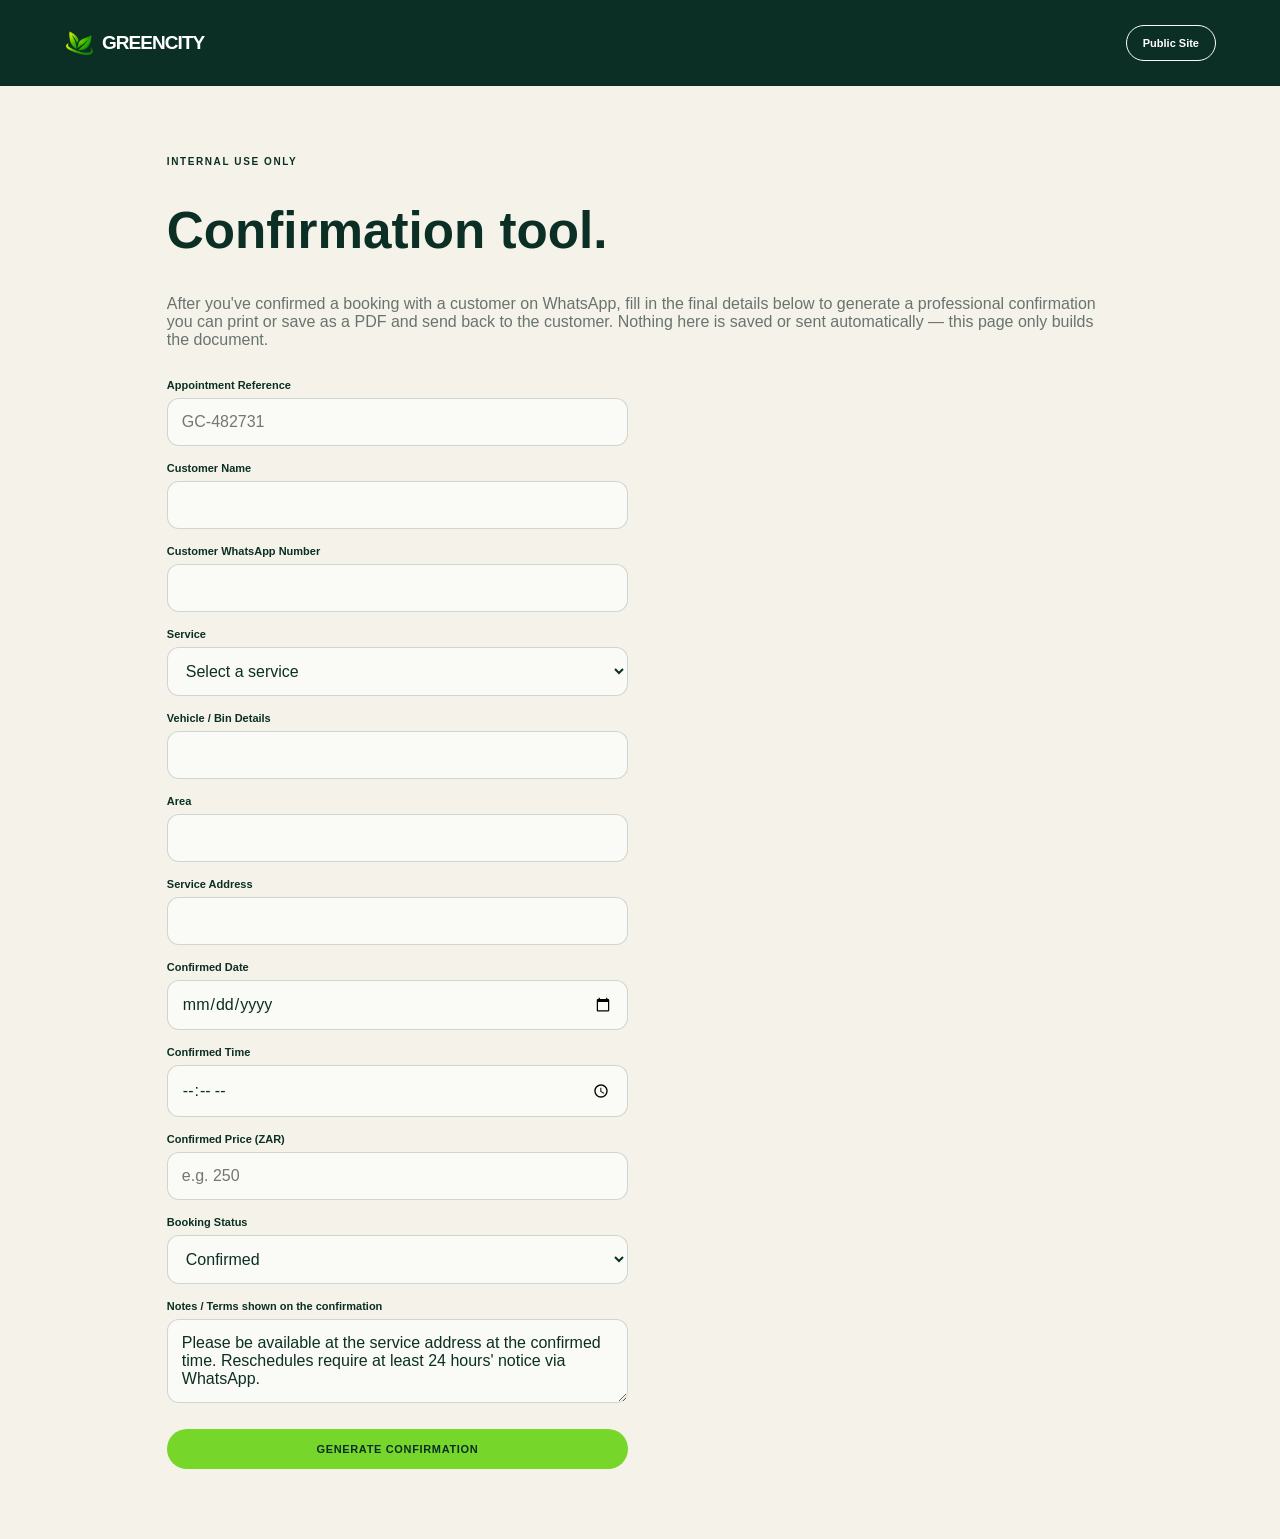
<file: admin.html>
<!DOCTYPE html>
<html lang="en">
<head>
<meta charset="UTF-8">
<meta name="viewport" content="width=device-width, initial-scale=1.0">
<meta name="robots" content="noindex">
<title>Confirmation Tool | GreenCity</title>
<link rel="icon" type="image/png" href="images/greencity-logo.png">
<link rel="stylesheet" href="style.css">
<style>
  /* Internal tool only — kept in this file so it stays out of style.css */
  .confirm-layout{display:grid;grid-template-columns:1fr 1fr;gap:24px}
  @media(max-width:900px){.confirm-layout{grid-template-columns:1fr}}
  .confirm-preview{background:#fff;border:1px solid var(--border);border-radius:18px;padding:30px}
  .confirm-preview .slip-brand{display:flex;align-items:center;gap:10px;margin-bottom:22px}
  .confirm-preview .slip-brand img{width:32px;height:32px;object-fit:contain}
  .confirm-preview .slip-brand strong{font-family:var(--display);font-size:20px;letter-spacing:-.03em}
  .confirm-preview h2{font-family:var(--display);font-size:26px;margin:0 0 4px}
  .confirm-preview .slip-ref{color:var(--muted);font-size:12px;margin:0 0 20px}
  .slip-row{display:flex;justify-content:space-between;gap:14px;padding:9px 0;border-bottom:1px solid var(--border);font-size:13px}
  .slip-row:last-of-type{border-bottom:0}
  .slip-row span:first-child{color:var(--muted)}
  .slip-status{display:inline-block;margin-top:16px;padding:8px 14px;border-radius:999px;background:#e9f7df;color:#22530e;font-weight:800;font-size:11px;letter-spacing:.06em;text-transform:uppercase}
  .slip-status.pending{background:#fdf3d9;color:#8a5a00}
  .slip-terms{margin-top:20px;padding-top:16px;border-top:1px solid var(--border);color:var(--muted);font-size:11px;line-height:1.6}
  @media print{
    .site-header, .private-main > .eyebrow, .confirm-form, .print-btn, .site-footer, .no-print{display:none!important}
    .private-main{padding:0}
    .confirm-layout{display:block}
    .confirm-preview{border:0;padding:0}
    body{background:#fff}
  }
</style>
</head>
<body>
<header class="site-header solid-header no-print">
  <a class="brand dark-brand" href="index.html">
    <img src="images/greencity-logo.png" alt="GreenCity logo" class="brand-logo">
    <span class="brand-name">GREENCITY</span>
  </a>
  <a href="index.html" class="header-book">Public Site</a>
</header>

<main class="private-main" style="max-width:1100px">
  <p class="eyebrow">INTERNAL USE ONLY</p>
  <h1 style="font-size:clamp(2.2rem,5vw,3.2rem)">Confirmation tool.</h1>
  <p style="color:var(--muted);margin-bottom:30px">
    After you've confirmed a booking with a customer on WhatsApp, fill in the
    final details below to generate a professional confirmation you can print
    or save as a PDF and send back to the customer. Nothing here is saved or
    sent automatically — this page only builds the document.
  </p>

  <div class="confirm-layout">

    <form class="confirm-form" id="confirmForm">
      <div class="form-group"><label for="cRef">Appointment Reference</label>
        <input id="cRef" placeholder="GC-482731" required></div>

      <div class="form-group"><label for="cName">Customer Name</label>
        <input id="cName" required></div>

      <div class="form-group"><label for="cPhone">Customer WhatsApp Number</label>
        <input id="cPhone" required></div>

      <div class="form-group"><label for="cService">Service</label>
        <select id="cService" required>
          <option value="">Select a service</option>
          <option>Wheelie Bin Cleaning</option>
          <option>Mobile Car Wash</option>
        </select>
      </div>

      <div class="form-group"><label for="cItem">Vehicle / Bin Details</label>
        <input id="cItem" required></div>

      <div class="form-group"><label for="cArea">Area</label>
        <input id="cArea" required></div>

      <div class="form-group"><label for="cAddress">Service Address</label>
        <input id="cAddress" required></div>

      <div class="form-group"><label for="cDate">Confirmed Date</label>
        <input id="cDate" type="date" required></div>

      <div class="form-group"><label for="cTime">Confirmed Time</label>
        <input id="cTime" type="time" required></div>

      <div class="form-group"><label for="cPrice">Confirmed Price (ZAR)</label>
        <input id="cPrice" type="number" min="0" step="1" placeholder="e.g. 250" required></div>

      <div class="form-group"><label for="cStatus">Booking Status</label>
        <select id="cStatus">
          <option value="CONFIRMED">Confirmed</option>
          <option value="PENDING">Pending Confirmation</option>
        </select>
      </div>

      <div class="form-group"><label for="cNotes">Notes / Terms shown on the confirmation</label>
        <textarea id="cNotes" rows="3">Please be available at the service address at the confirmed time. Reschedules require at least 24 hours' notice via WhatsApp.</textarea></div>

      <button type="submit" class="btn btn-primary" style="width:100%;margin-top:10px">Generate Confirmation</button>
    </form>

    <div class="confirm-preview" id="confirmPreview" hidden>
      <div class="slip-brand">
        <img src="images/greencity-logo.png" alt="GreenCity logo">
        <strong>GREENCITY</strong>
      </div>
      <h2>Booking Confirmation</h2>
      <p class="slip-ref" id="pRef"></p>

      <div class="slip-row"><span>Customer</span><span id="pName"></span></div>
      <div class="slip-row"><span>WhatsApp</span><span id="pPhone"></span></div>
      <div class="slip-row"><span>Service</span><span id="pService"></span></div>
      <div class="slip-row"><span>Vehicle / Bin</span><span id="pItem"></span></div>
      <div class="slip-row"><span>Area</span><span id="pArea"></span></div>
      <div class="slip-row"><span>Address</span><span id="pAddress"></span></div>
      <div class="slip-row"><span>Date</span><span id="pDate"></span></div>
      <div class="slip-row"><span>Time</span><span id="pTime"></span></div>
      <div class="slip-row"><span>Price</span><span id="pPrice"></span></div>

      <span class="slip-status" id="pStatus"></span>

      <p class="slip-terms" id="pNotes"></p>

      <button type="button" id="printBtn" class="btn btn-primary print-btn" style="margin-top:22px">
        Print / Save as PDF
      </button>
    </div>

  </div>
</main>

<script src="config.js"></script>
<script src="script.js"></script>
<script>
document.getElementById("confirmForm").addEventListener("submit", function (event) {
  event.preventDefault();

  function val(id) { return document.getElementById(id).value.trim(); }

  var price = Number(val("cPrice") || 0);
  var status = val("cStatus") || "CONFIRMED";

  document.getElementById("pRef").textContent = "Appointment: " + val("cRef");
  document.getElementById("pName").textContent = val("cName");
  document.getElementById("pPhone").textContent = val("cPhone");
  document.getElementById("pService").textContent = val("cService");
  document.getElementById("pItem").textContent = val("cItem");
  document.getElementById("pArea").textContent = val("cArea");
  document.getElementById("pAddress").textContent = val("cAddress");
  document.getElementById("pDate").textContent = val("cDate");
  document.getElementById("pTime").textContent = val("cTime");
  document.getElementById("pPrice").textContent = "R" + price.toFixed(2);
  document.getElementById("pNotes").textContent = val("cNotes");

  var statusEl = document.getElementById("pStatus");
  statusEl.textContent = status;
  statusEl.className = "slip-status" + (status === "PENDING" ? " pending" : "");

  var preview = document.getElementById("confirmPreview");
  preview.hidden = false;
  preview.scrollIntoView({ behavior: "smooth", block: "start" });
});

document.getElementById("printBtn").addEventListener("click", function () {
  window.print();
});
</script>
</body>
</html>
</file>
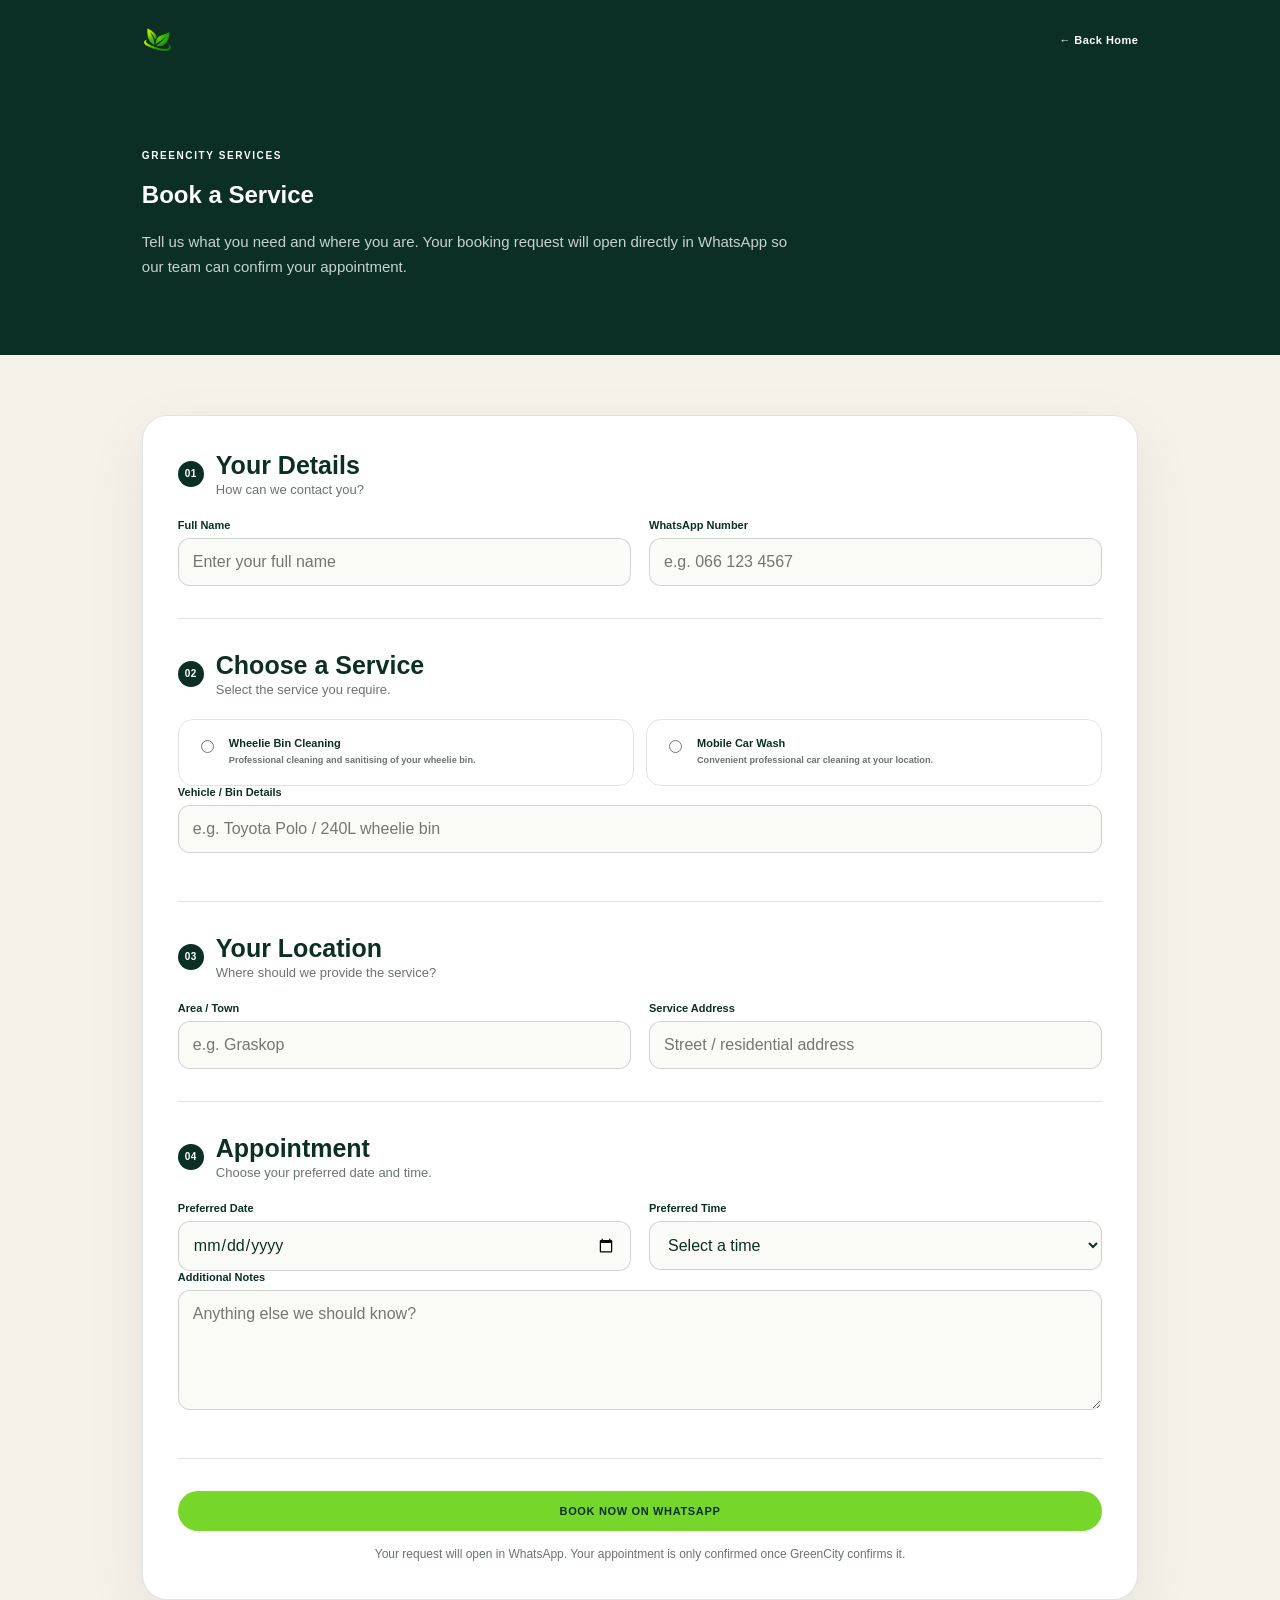
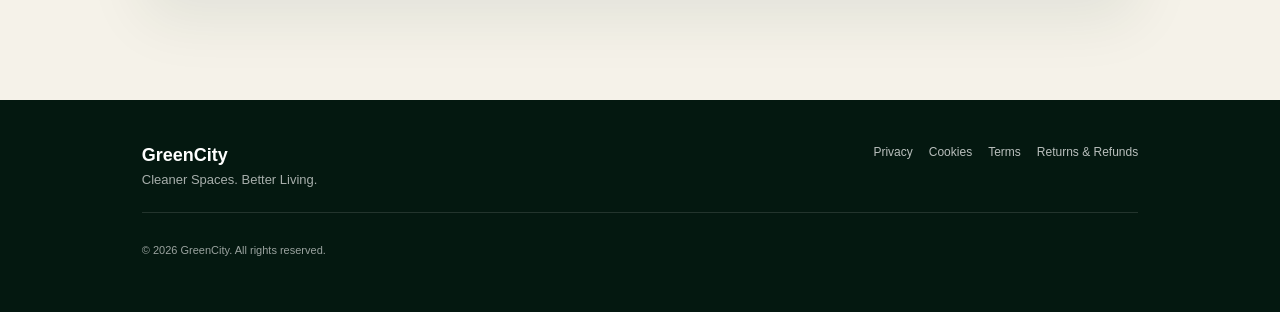
<file: booking.html>
<!DOCTYPE html>
<html lang="en">
<head>
  <meta charset="UTF-8">
  <meta name="viewport" content="width=device-width, initial-scale=1.0">

  <title>Book a Service | GreenCity</title>
  <meta name="description" content="Book a GreenCity mobile car wash or wheelie bin cleaning service.">

  <link rel="icon" type="image/png" href="images/greencity-logo.png">
  <link rel="stylesheet" href="style.css">
</head>

<body>

  <!-- HEADER -->
  <header class="site-header">
    <div class="container header-inner">

      <a href="index.html" class="brand">
        <img
          src="images/greencity-logo.png"
          alt="GreenCity"
          class="brand-logo"
        >
      </a>

      <a href="index.html" class="back-link">
        ← Back Home
      </a>

    </div>
  </header>


  <!-- BOOKING -->
  <main>

    <section class="page-hero">
      <div class="container">

        <p class="eyebrow">GREENCITY SERVICES</p>

        <h1>Book a Service</h1>

        <p class="page-intro">
          Tell us what you need and where you are. Your booking request
          will open directly in WhatsApp so our team can confirm your appointment.
        </p>

      </div>
    </section>


    <section class="booking-section">
      <div class="container">

        <div class="booking-card">

          <form id="bookingForm">

            <!-- CUSTOMER -->
            <div class="form-section">

              <div class="form-section-heading">
                <span>01</span>
                <div>
                  <h2>Your Details</h2>
                  <p>How can we contact you?</p>
                </div>
              </div>


              <div class="form-grid">

                <div class="form-group">
                  <label for="customerName">
                    Full Name
                  </label>

                  <input
                    type="text"
                    id="customerName"
                    name="customerName"
                    placeholder="Enter your full name"
                    autocomplete="name"
                    required
                  >
                </div>


                <div class="form-group">
                  <label for="customerPhone">
                    WhatsApp Number
                  </label>

                  <input
                    type="tel"
                    id="customerPhone"
                    name="customerPhone"
                    placeholder="e.g. 066 123 4567"
                    autocomplete="tel"
                    required
                  >
                </div>

              </div>

            </div>


            <!-- SERVICE -->
            <div class="form-section">

              <div class="form-section-heading">
                <span>02</span>
                <div>
                  <h2>Choose a Service</h2>
                  <p>Select the service you require.</p>
                </div>
              </div>


              <div class="service-options">

                <label class="service-option">

                  <input
                    type="radio"
                    name="service"
                    value="Wheelie Bin Cleaning"
                    required
                  >

                  <span class="service-option-content">
                    <strong>Wheelie Bin Cleaning</strong>
                    <small>
                      Professional cleaning and sanitising of your wheelie bin.
                    </small>
                  </span>

                </label>


                <label class="service-option">

                  <input
                    type="radio"
                    name="service"
                    value="Mobile Car Wash"
                  >

                  <span class="service-option-content">
                    <strong>Mobile Car Wash</strong>
                    <small>
                      Convenient professional car cleaning at your location.
                    </small>
                  </span>

                </label>

              </div>


              <div class="form-group">

                <label for="itemDetails">
                  Vehicle / Bin Details
                </label>

                <input
                  type="text"
                  id="itemDetails"
                  name="itemDetails"
                  placeholder="e.g. Toyota Polo / 240L wheelie bin"
                  required
                >

              </div>

            </div>


            <!-- LOCATION -->
            <div class="form-section">

              <div class="form-section-heading">
                <span>03</span>
                <div>
                  <h2>Your Location</h2>
                  <p>Where should we provide the service?</p>
                </div>
              </div>


              <div class="form-grid">

                <div class="form-group">

                  <label for="area">
                    Area / Town
                  </label>

                  <input
                    type="text"
                    id="area"
                    name="area"
                    placeholder="e.g. Graskop"
                    required
                  >

                </div>


                <div class="form-group">

                  <label for="address">
                    Service Address
                  </label>

                  <input
                    type="text"
                    id="address"
                    name="address"
                    placeholder="Street / residential address"
                    autocomplete="street-address"
                    required
                  >

                </div>

              </div>

            </div>


            <!-- APPOINTMENT -->
            <div class="form-section">

              <div class="form-section-heading">
                <span>04</span>
                <div>
                  <h2>Appointment</h2>
                  <p>Choose your preferred date and time.</p>
                </div>
              </div>


              <div class="form-grid">

                <div class="form-group">

                  <label for="date">
                    Preferred Date
                  </label>

                  <input
                    type="date"
                    id="date"
                    name="date"
                    required
                  >

                </div>


                <div class="form-group">

                  <label for="time">
                    Preferred Time
                  </label>

                  <select
                    id="time"
                    name="time"
                    required
                  >

                    <option value="">
                      Select a time
                    </option>

                    <option value="08:00">
                      08:00
                    </option>

                    <option value="09:00">
                      09:00
                    </option>

                    <option value="10:00">
                      10:00
                    </option>

                    <option value="11:00">
                      11:00
                    </option>

                    <option value="12:00">
                      12:00
                    </option>

                    <option value="13:00">
                      13:00
                    </option>

                    <option value="14:00">
                      14:00
                    </option>

                    <option value="15:00">
                      15:00
                    </option>

                    <option value="16:00">
                      16:00
                    </option>

                    <option value="17:00">
                      17:00
                    </option>

                  </select>

                </div>

              </div>


              <div class="form-group">

                <label for="notes">
                  Additional Notes
                </label>

                <textarea
                  id="notes"
                  name="notes"
                  rows="5"
                  placeholder="Anything else we should know?"
                ></textarea>

              </div>

            </div>


            <!-- MESSAGE -->
            <div
              id="bookingMessage"
              class="booking-message"
              role="alert"
              aria-live="polite"
              hidden
            ></div>


            <!-- SUBMIT -->
            <div class="booking-submit">

              <button
                type="submit"
                id="bookBtn"
                class="btn btn-primary"
              >
                Book Now on WhatsApp
              </button>

              <p class="booking-note">
                Your request will open in WhatsApp.
                Your appointment is only confirmed once GreenCity confirms it.
              </p>

            </div>

          </form>

        </div>

      </div>
    </section>

  </main>


  <!-- FOOTER -->
  <footer class="site-footer">

    <div class="container">

      <div class="footer-inner">

        <div>
          <strong>GreenCity</strong>
          <p>
            Cleaner Spaces. Better Living.
          </p>
        </div>


        <div class="footer-links">

          <a href="privacy.html">
            Privacy
          </a>

          <a href="cookies.html">
            Cookies
          </a>

          <a href="terms.html">
            Terms
          </a>

          <a href="returns.html">
            Returns & Refunds
          </a>

        </div>

      </div>


      <div class="footer-bottom">

        <p>
          © <span data-year></span> GreenCity.
          All rights reserved.
        </p>

      </div>

    </div>

  </footer>


  <!-- ONLY THE GREEN CITY CONFIG + MAIN SCRIPT -->
  <script src="config.js"></script>
  <script src="script.js"></script>

</body>
</html>
</file>
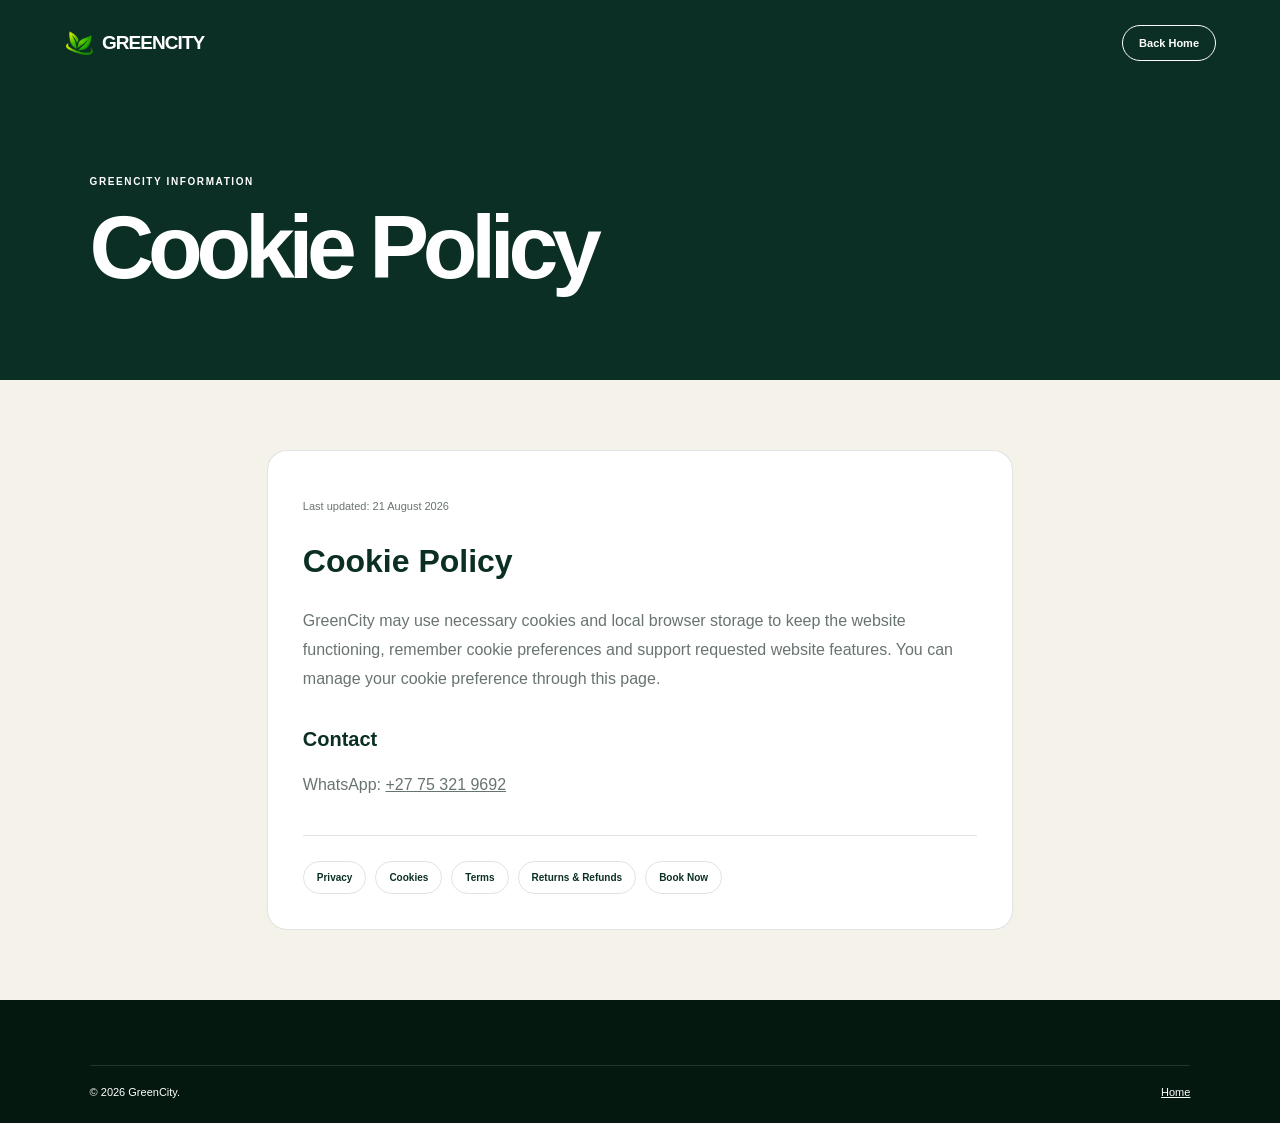
<file: cookies.html>
<!DOCTYPE html>
<html lang="en">
<head>
<meta charset="UTF-8">
<meta name="viewport" content="width=device-width, initial-scale=1.0">
<title>Cookie Policy | GreenCity</title>
<link rel="stylesheet" href="style.css">
</head>
<body>
<header class="site-header solid-header">
  <a class="brand dark-brand" href="index.html">
    <img src="images/greencity-logo.png" alt="GreenCity logo" class="brand-logo">
    <span class="brand-name">GREENCITY</span>
  </a>
  <a href="index.html" class="header-book">Back Home</a>
</header>
<section class="legal-hero">
  <div><p class="eyebrow">GREENCITY INFORMATION</p><h1>Cookie Policy</h1></div>
</section>
<main class="legal-main">
  <article class="legal-card">
    <p class="updated">Last updated: 21 August 2026</p>
    <h2>Cookie Policy</h2>
    <p>GreenCity may use necessary cookies and local browser storage to keep the website functioning, remember cookie preferences and support requested website features. You can manage your cookie preference through this page.</p>
    <h3>Contact</h3>
    <p>WhatsApp: <a href="https://wa.me/27753219692">+27 75 321 9692</a></p>
    <div class="legal-links">
      <a href="privacy.html">Privacy</a>
      <a href="cookies.html">Cookies</a>
      <a href="terms.html">Terms</a>
      <a href="returns.html">Returns &amp; Refunds</a>
      <a href="booking.html">Book Now</a>
    </div>
  </article>
</main>
<footer class="footer simple-footer"><div class="footer-bottom"><span>© <span data-year></span> GreenCity.</span><a href="index.html">Home</a></div></footer>
<script src="script.js"></script>
</body>
</html>
</file>
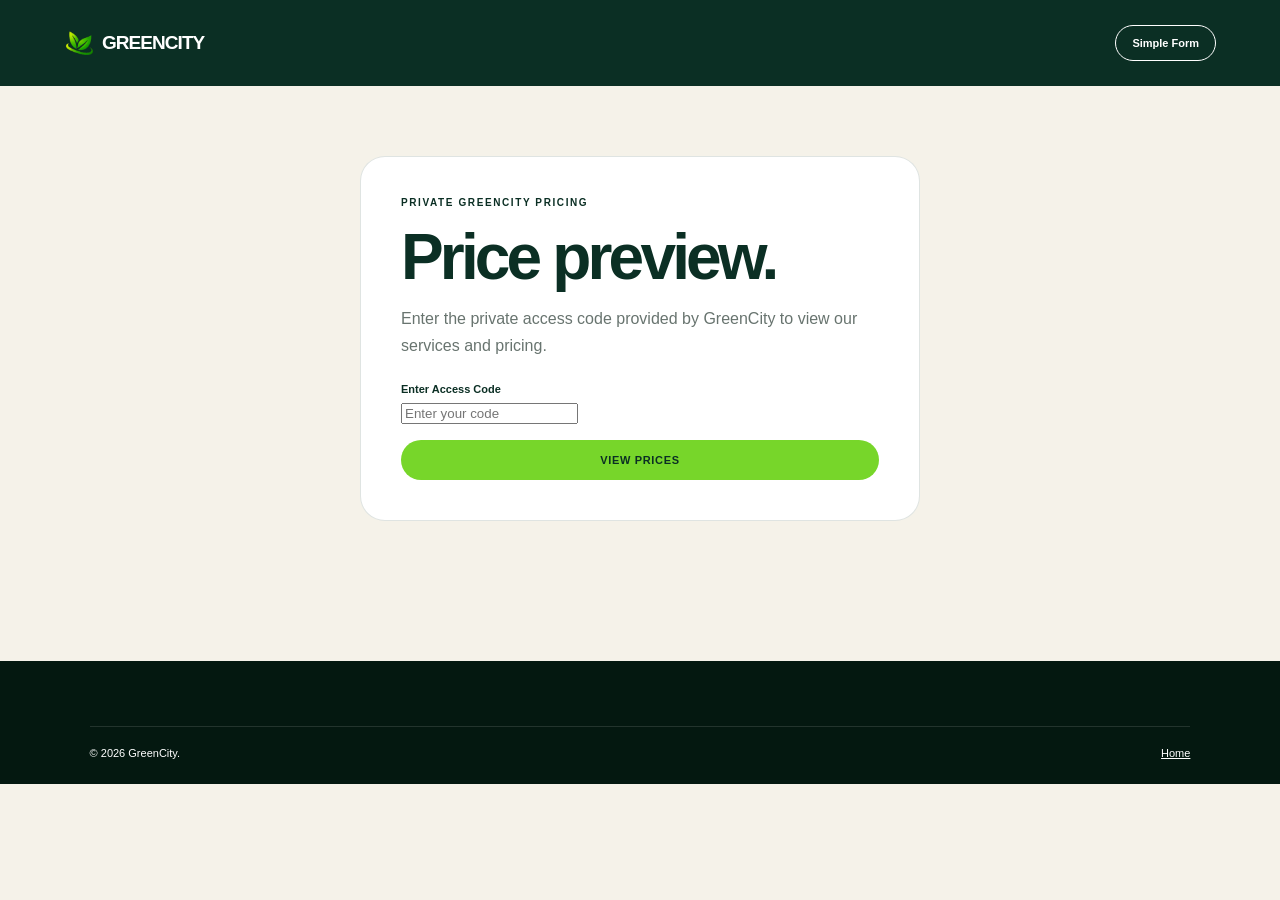
<file: price.html>
<!DOCTYPE html>
<html lang="en">
<head>
<meta charset="UTF-8">
<meta name="viewport" content="width=device-width, initial-scale=1.0">
<meta name="robots" content="noindex">
<title>Private Pricing | GreenCity</title>
<link rel="icon" type="image/png" href="images/greencity-logo.png">
<link rel="stylesheet" href="style.css">
<style>
  /* Pricing-page-only layout — kept here so style.css stays lean */
  .price-wrap{max-width:1000px;margin:auto;padding:70px 6vw 140px}
  .price-lock{background:#fff;border:1px solid var(--border);border-radius:25px;padding:40px;max-width:560px;margin:0 auto}
  .price-lock h1{font-family:var(--display);font-size:clamp(2.6rem,6vw,4rem);letter-spacing:-.06em;line-height:.98;margin:0 0 16px}
  .price-lock label{display:block;margin:24px 0 8px}

  .price-catalogue{display:none}
  .price-catalogue.show{display:block}

  .intro-line{color:var(--muted);font-size:14px;line-height:1.6;max-width:640px;margin:0 0 28px}

  /* Category tabs */
  .category-tabs{display:grid;grid-template-columns:repeat(5,1fr);gap:10px;margin-bottom:30px}
  .category-tab{border:1px solid var(--border);background:#fff;border-radius:16px;padding:16px 10px;text-align:center;cursor:pointer;font-size:12px;font-weight:800;line-height:1.4;color:var(--forest)}
  .category-tab.active{background:var(--forest);color:#fff;border-color:var(--forest)}
  @media(max-width:800px){.category-tabs{grid-template-columns:repeat(3,1fr)}}
  @media(max-width:480px){.category-tabs{grid-template-columns:repeat(2,1fr)}}

  .panel{background:#fff;border:1px solid var(--border);border-radius:22px;padding:26px;margin-bottom:26px}
  .panel h2{font-family:var(--display);font-size:26px;margin:0 0 4px}
  .panel>.panel-desc{color:var(--muted);font-size:13px;margin:0 0 16px;line-height:1.6}
  .includes-row{display:flex;flex-wrap:wrap;gap:8px;margin-bottom:20px}
  .includes-row span{background:var(--cream);border:1px solid var(--border);border-radius:999px;padding:6px 12px;font-size:11px}
  .panel-note{font-size:12px;color:var(--muted);font-style:italic;margin-top:14px}

  .option-grid{display:grid;grid-template-columns:repeat(3,1fr);gap:10px}
  @media(max-width:640px){.option-grid{grid-template-columns:repeat(2,1fr)}}
  .option-card{border:1px solid var(--border);border-radius:14px;padding:14px;text-align:center;cursor:pointer;background:#fafbf7}
  .option-card span{display:block;font-size:11px;color:var(--muted);margin-bottom:6px}
  .option-card strong{font-size:17px;font-family:var(--display)}
  .option-card.selected{border-color:var(--emerald);background:#e9f7df}
  .option-card.selected span{color:#22530e}

  .bin-billing{display:flex;gap:10px;margin-top:16px}
  .bin-billing button{flex:1;border:1px solid var(--border);background:#fafbf7;border-radius:12px;padding:12px;font-weight:800;font-size:12px;cursor:pointer;color:var(--forest)}
  .bin-billing button.selected{background:var(--forest);color:#fff;border-color:var(--forest)}

  .plan-grid{display:grid;grid-template-columns:repeat(3,1fr);gap:14px}
  @media(max-width:700px){.plan-grid{grid-template-columns:1fr}}
  .plan-pick{border:1px solid var(--border);border-radius:18px;padding:22px;cursor:pointer;background:#fafbf7}
  .plan-pick.selected{border-color:var(--emerald);background:#e9f7df}
  .plan-pick h4{font-family:var(--display);font-size:19px;margin:0 0 6px}
  .plan-pick .plan-price{font-family:var(--display);font-size:24px;margin:0 0 8px}
  .plan-pick p{color:var(--muted);font-size:12px;line-height:1.6;margin:0}

  .field-row{margin-top:18px}
  .field-row label{display:block;font-size:11px;font-weight:800;margin-bottom:7px}
  .field-row input,.field-row select{width:100%;padding:13px;border:1px solid rgba(11,47,36,.18);border-radius:12px;background:#fafbf7;color:var(--forest);font:inherit;outline:none}

  .addon-toggle{display:flex;align-items:flex-start;gap:10px;border:1px solid var(--border);border-radius:14px;padding:12px 14px;margin-bottom:8px;cursor:pointer}
  .addon-toggle input{margin-top:3px}
  .addon-toggle .addon-name{font-size:13px;font-weight:700}
  .addon-toggle .addon-price{font-size:12px;color:var(--muted)}

  /* Receipt */
  .receipt{background:var(--forest);color:#fff;border-radius:22px;padding:28px;margin-bottom:26px}
  .receipt h2{font-family:var(--display);font-size:22px;margin:0 0 4px}
  .receipt-sub{color:rgba(255,255,255,.6);font-size:11px;margin:0 0 18px;letter-spacing:.04em;text-transform:uppercase}
  .receipt-row{display:flex;justify-content:space-between;gap:14px;padding:8px 0;border-bottom:1px solid rgba(255,255,255,.12);font-size:13px}
  .receipt-row:last-of-type{border-bottom:0}
  .receipt-row span:first-child{color:rgba(255,255,255,.6)}
  .receipt-includes{font-size:12px;color:rgba(255,255,255,.75);line-height:1.6;margin:10px 0}
  .receipt-total{display:flex;justify-content:space-between;align-items:center;margin-top:18px;padding-top:18px;border-top:1px solid rgba(255,255,255,.2)}
  .receipt-total strong{font-family:var(--display);font-size:30px}
  .receipt-empty{color:rgba(255,255,255,.7);font-size:13px;line-height:1.7}
  .receipt-caveat{font-size:11px;color:rgba(255,255,255,.55);margin-top:10px;line-height:1.6}

  .form-section-box{background:#fff;border:1px solid var(--border);border-radius:22px;padding:26px}
  .form-section-box h2{font-family:var(--display);font-size:22px;margin:0 0 4px}
  .form-section-box>p{color:var(--muted);font-size:13px;margin:0 0 6px}
  .form-2col{display:grid;grid-template-columns:1fr 1fr;gap:14px}
  @media(max-width:640px){.form-2col{grid-template-columns:1fr}}

  .book-btn{width:100%;margin-top:22px}
  .book-status{margin-top:16px;padding:14px;border-radius:12px;font-size:13px;line-height:1.6;display:none}
  .book-status.show{display:block}
  .book-status.pending{background:#fdf3d9;color:#8a5a00}
  .book-status.error{background:#fde9e7;color:#7d211a}

  /* Sticky mobile summary bar */
  .sticky-bar{position:fixed;left:0;right:0;bottom:0;z-index:150;background:var(--forest);color:#fff;padding:12px 6vw;display:none;align-items:center;justify-content:space-between;gap:14px;box-shadow:0 -8px 30px rgba(0,0,0,.2)}
  .sticky-bar.show{display:flex}
  .sticky-bar .sticky-total{font-family:var(--display);font-size:18px}
  .sticky-bar .sticky-label{font-size:10px;color:rgba(255,255,255,.6);text-transform:uppercase;letter-spacing:.04em}
  .sticky-bar button{background:var(--lime);color:var(--forest);border:0;border-radius:999px;padding:11px 18px;font-weight:900;font-size:11px;letter-spacing:.04em;text-transform:uppercase;cursor:pointer}
  @media(max-width:800px){ body{padding-bottom:70px} }
</style>
</head>
<body>
<header class="site-header solid-header">
  <a class="brand dark-brand" href="index.html">
    <img src="images/greencity-logo.png" alt="GreenCity logo" class="brand-logo">
    <span class="brand-name">GREENCITY</span>
  </a>
  <a href="booking.html" class="header-book">Simple Form</a>
</header>

<main class="price-wrap">

  <!-- ACCESS SCREEN -->
  <section class="price-lock" id="priceLock">
    <p class="eyebrow">PRIVATE GREENCITY PRICING</p>
    <h1>Price preview.</h1>
    <p style="color:var(--muted);line-height:1.7">
      Enter the private access code provided by GreenCity to view our services and pricing.
    </p>

    <label for="accessCode">Enter Access Code</label>
    <input id="accessCode" type="password" autocomplete="off" placeholder="Enter your code">
    <button id="unlockBtn" class="btn btn-primary" style="width:100%;margin-top:16px">View Prices</button>

    <div id="priceMessage" class="notice" role="alert" aria-live="polite"></div>
  </section>

  <!-- CATALOGUE -->
  <section class="price-catalogue" id="priceCatalogue">

    <p class="eyebrow">GREENCITY PRIVATE PRICING</p>
    <p class="intro-line">Choose a service, pick your vehicle or bin size, and watch your selection and total build below. Nothing is booked until you review everything and press Book.</p>

    <div class="category-tabs" id="categoryTabs"></div>

    <div id="categoryPanel"></div>

    <div class="receipt" id="receiptBox"></div>

    <div class="form-section-box" id="customerFormSection">
      <p class="eyebrow" style="color:var(--muted)">STEP 2</p>
      <h2>Your Details</h2>
      <p>So GreenCity can confirm your appointment.</p>

      <div class="form-2col">
        <div class="field-row"><label for="custName">Full Name</label>
          <input id="custName" autocomplete="name" placeholder="Your full name"></div>
        <div class="field-row"><label for="custPhone">WhatsApp Number</label>
          <input id="custPhone" type="tel" autocomplete="tel" placeholder="e.g. 066 123 4567"></div>
      </div>

      <div class="form-2col">
        <div class="field-row"><label for="custArea">Area / Town</label>
          <input id="custArea" placeholder="e.g. Graskop"></div>
        <div class="field-row"><label for="custAddress">Service Address</label>
          <input id="custAddress" autocomplete="street-address" placeholder="Street / residential address"></div>
      </div>

      <div class="form-2col">
        <div class="field-row"><label for="custDate">Preferred Date</label>
          <input id="custDate" type="date"></div>
        <div class="field-row"><label for="custTime">Preferred Time</label>
          <select id="custTime">
            <option value="">Select a time</option>
            <option>08:00</option><option>09:00</option><option>10:00</option>
            <option>11:00</option><option>12:00</option><option>13:00</option>
            <option>14:00</option><option>15:00</option><option>16:00</option><option>17:00</option>
          </select></div>
      </div>

      <div class="field-row"><label for="custNotes">Additional Notes</label>
        <input id="custNotes" placeholder="Anything else GreenCity should know?"></div>

      <button id="bookBtn" class="btn btn-primary book-btn">Book on WhatsApp</button>
      <p class="booking-note" style="text-align:center">Nothing to pay now — you only pay once the job is done and you're happy with it.</p>
      <div id="bookStatus" class="book-status" role="alert" aria-live="polite"></div>
    </div>

  </section>

</main>

<div class="sticky-bar" id="stickyBar">
  <div><div class="sticky-label">Your Total</div><div class="sticky-total" id="stickyTotal">R0</div></div>
  <button id="stickyBookBtn" type="button">Review &amp; Book</button>
</div>

<footer class="footer simple-footer">
  <div class="footer-bottom">
    <span>© <span data-year></span> GreenCity.</span>
    <a href="index.html">Home</a>
  </div>
</footer>

<script src="config.js"></script>
<script src="script.js"></script>
<script>
document.addEventListener("DOMContentLoaded", function () {
  var config = (window.GREENCITY_CONFIG || {});
  var CURRENCY = config.currency || "R";
  var ACCESS_CODE = String(config.priceAccessCode || "").trim();
  var WHATSAPP_NUMBER = String(config.whatsappNumber || "").replace(/\D/g, "");
  var pricing = config.pricing || {};

  var lockSection = document.getElementById("priceLock");
  var catalogueSection = document.getElementById("priceCatalogue");
  var codeInput = document.getElementById("accessCode");
  var unlockBtn = document.getElementById("unlockBtn");
  var lockMessage = document.getElementById("priceMessage");

  var tabsBox = document.getElementById("categoryTabs");
  var panelBox = document.getElementById("categoryPanel");
  var receiptBox = document.getElementById("receiptBox");
  var stickyBar = document.getElementById("stickyBar");
  var stickyTotal = document.getElementById("stickyTotal");
  var bookStatus = document.getElementById("bookStatus");

  var SESSION_KEY = "greencity_price_access";

  /* ---------- helpers ---------- */
  function money(v) { return CURRENCY + Number(v || 0).toFixed(0); }
  function escapeHtml(v) {
    return String(v == null ? "" : v).replace(/[&<>"']/g, function (ch) {
      return { "&": "&amp;", "<": "&lt;", ">": "&gt;", '"': "&quot;", "'": "&#039;" }[ch];
    });
  }

  /* ---------- state ---------- */
  var CATEGORIES = [
    { key: "essential", label: (pricing.carWash && pricing.carWash.services.essential) ? pricing.carWash.services.essential.name : "Essential Wash", type: "carwash" },
    { key: "full", label: (pricing.carWash && pricing.carWash.services.full) ? pricing.carWash.services.full.name : "Full Inside & Outside", type: "carwash" },
    { key: "premium", label: (pricing.carWash && pricing.carWash.services.premium) ? pricing.carWash.services.premium.name : "Premium Detail", type: "carwash" },
    { key: "bin", label: (pricing.binCleaning && pricing.binCleaning.title) || "Wheelie Bin Cleaning", type: "bin" },
    { key: "plan", label: (pricing.monthlyPlans && pricing.monthlyPlans.title) || "Monthly Plans", type: "plan" }
  ];

  var state = {
    category: null,       // 'essential' | 'full' | 'premium' | 'bin' | 'plan'
    vehicleType: null,    // for carwash
    carName: "",          // for carwash
    binSize: null,        // for bin
    binBilling: "single",
    binDetails: "",
    planIndex: null,      // for plan
    addons: {},           // { addonName: true }
    travelIndex: null     // index into pricing.travel.fees, or null = not selected
  };

  function currentCategoryDef() {
    for (var i = 0; i < CATEGORIES.length; i++) {
      if (CATEGORIES[i].key === state.category) return CATEGORIES[i];
    }
    return null;
  }

  function resetSelectionExceptCategory() {
    state.vehicleType = null;
    state.carName = "";
    state.binSize = null;
    state.binBilling = "single";
    state.binDetails = "";
    state.planIndex = null;
    state.addons = {};
    state.travelIndex = null;
  }

  /* ---------- build the current selection summary (single source of truth) ---------- */
  function buildSummary() {
    var catDef = currentCategoryDef();
    if (!catDef) return null;

    if (catDef.type === "carwash") {
      var tier = pricing.carWash.services[state.category];
      if (!state.vehicleType) return { incomplete: true, reason: "Select a vehicle type." };
      var vehicleLabel = pricing.carWash.vehicleTypes[state.vehicleType] || state.vehicleType;
      var basePrice = tier.prices[state.vehicleType];

      var addonLines = [];
      var addonTotal = 0;
      var fromNotes = [];
      (pricing.addOns && pricing.addOns.items || []).forEach(function (addon) {
        if (state.addons[addon.name]) {
          if (addon.priceType === "from") {
            fromNotes.push(addon.name + " (from " + money(addon.price) + ", confirmed by GreenCity)");
          } else {
            addonTotal += addon.price;
            addonLines.push(addon.name + " — " + money(addon.price));
          }
        }
      });

      var travelLabel = null;
      var travelAmount = 0;
      var travelIsQuote = false;
      if (state.travelIndex !== null && pricing.travel && pricing.travel.fees[state.travelIndex]) {
        var fee = pricing.travel.fees[state.travelIndex];
        travelLabel = fee.distance + (fee.label ? " (" + fee.label + ")" : " (" + money(fee.price) + ")");
        if (fee.price === null) {
          travelIsQuote = true;
        } else {
          travelAmount = fee.price;
        }
      }

      return {
        incomplete: !state.carName,
        reason: !state.carName ? "Enter your car's name/model." : null,
        serviceLabel: pricing.carWash.title,
        levelLabel: tier.name,
        vehicleLabel: vehicleLabel,
        carName: state.carName,
        includes: tier.includes || [],
        tierNote: tier.note || null,
        addonLines: addonLines,
        fromNotes: fromNotes,
        travelLabel: travelLabel,
        travelIsQuote: travelIsQuote,
        total: basePrice + addonTotal + travelAmount,
        basePrice: basePrice
      };
    }

    if (catDef.type === "bin") {
      if (!state.binSize) return { incomplete: true, reason: "Select a bin size." };
      var bin = pricing.binCleaning.bins.filter(function (b) { return b.size === state.binSize; })[0];
      var billingPrice = state.binBilling === "monthly" ? bin.monthly : bin.single;
      return {
        incomplete: false,
        serviceLabel: pricing.binCleaning.title,
        levelLabel: bin.name + " — " + (state.binBilling === "monthly" ? "Monthly Plan" : "Single Clean"),
        vehicleLabel: null,
        carName: state.binDetails,
        includes: [],
        addonLines: [],
        fromNotes: [],
        travelLabel: null,
        travelIsQuote: false,
        total: billingPrice,
        basePrice: billingPrice
      };
    }

    if (catDef.type === "plan") {
      if (state.planIndex === null) return { incomplete: true, reason: "Select a monthly plan." };
      var plan = pricing.monthlyPlans.plans[state.planIndex];
      return {
        incomplete: false,
        serviceLabel: pricing.monthlyPlans.title,
        levelLabel: plan.name,
        vehicleLabel: null,
        carName: null,
        includes: [plan.description],
        addonLines: [],
        fromNotes: [],
        travelLabel: null,
        travelIsQuote: false,
        total: plan.price,
        basePrice: plan.price
      };
    }

    return null;
  }

  /* ---------- render: category tabs ---------- */
  function renderTabs() {
    tabsBox.innerHTML = CATEGORIES.map(function (cat) {
      return '<div class="category-tab' + (state.category === cat.key ? " active" : "") +
        '" data-select-category="' + cat.key + '">' + escapeHtml(cat.label) + '</div>';
    }).join("");
  }

  /* ---------- render: category panel ---------- */
  function renderPanel() {
    var catDef = currentCategoryDef();
    if (!catDef) { panelBox.innerHTML = ""; return; }

    if (catDef.type === "carwash") {
      var tier = pricing.carWash.services[state.category];
      var vehicleTypes = pricing.carWash.vehicleTypes;

      var html = '<div class="panel"><h2>' + escapeHtml(tier.name) + '</h2>' +
        '<p class="panel-desc">' + escapeHtml(tier.description) + '</p>';

      if (tier.includes && tier.includes.length) {
        html += '<div class="includes-row">' +
          tier.includes.map(function (i) { return '<span>' + escapeHtml(i) + '</span>'; }).join("") +
          '</div>';
      }

      html += '<div class="option-grid">';
      Object.keys(tier.prices).forEach(function (vType) {
        var sel = state.vehicleType === vType;
        html += '<div class="option-card' + (sel ? " selected" : "") + '" data-select-vehicle="' + vType + '">' +
          '<span>' + escapeHtml(vehicleTypes[vType] || vType) + '</span>' +
          '<strong>' + money(tier.prices[vType]) + '</strong></div>';
      });
      html += '</div>';

      if (tier.note) {
        html += '<p class="panel-note">' + escapeHtml(tier.note) + '</p>';
      }

      html += '<div class="field-row"><label for="carNameInput">What\u2019s the actual car? (e.g. Toyota Corolla)</label>' +
        '<input id="carNameInput" placeholder="Enter your vehicle name" value="' + escapeHtml(state.carName) + '"></div>';

      html += '</div>';

      // Add-ons panel
      if (pricing.addOns && pricing.addOns.items && pricing.addOns.items.length) {
        html += '<div class="panel"><h2>' + escapeHtml(pricing.addOns.title || "Optional Add-Ons") + '</h2>';
        pricing.addOns.items.forEach(function (addon) {
          var priceStr = addon.priceType === "from" ? "From " + money(addon.price) : money(addon.price);
          var checked = state.addons[addon.name] ? " checked" : "";
          html += '<label class="addon-toggle"><input type="checkbox" data-toggle-addon="' + escapeHtml(addon.name) + '"' + checked + '>' +
            '<span><span class="addon-name">' + escapeHtml(addon.name) + '</span><br>' +
            '<span class="addon-price">' + escapeHtml(priceStr) + '</span></span></label>';
        });
        if (pricing.addOns.note) {
          html += '<p class="panel-note">' + escapeHtml(pricing.addOns.note) + '</p>';
        }
        html += '</div>';
      }

      // Travel panel
      if (pricing.travel && pricing.travel.fees && pricing.travel.fees.length) {
        html += '<div class="panel"><h2>' + escapeHtml(pricing.travel.title || "Travel / Call-Out") + '</h2>' +
          '<div class="field-row"><label for="travelSelect">If you know your distance from GreenCity, select it (optional)</label>' +
          '<select id="travelSelect"><option value="">Not sure — GreenCity will confirm</option>';
        pricing.travel.fees.forEach(function (fee, idx) {
          var label = fee.distance + " — " + (fee.label || money(fee.price));
          html += '<option value="' + idx + '"' + (state.travelIndex === idx ? " selected" : "") + '>' + escapeHtml(label) + '</option>';
        });
        html += '</select></div>';
        if (pricing.travel.note) {
          html += '<p class="panel-note">' + escapeHtml(pricing.travel.note) + '</p>';
        }
        html += '</div>';
      }

      panelBox.innerHTML = html;
      return;
    }

    if (catDef.type === "bin") {
      var section = pricing.binCleaning;
      var html2 = '<div class="panel"><h2>' + escapeHtml(section.title) + '</h2>' +
        '<p class="panel-desc">Select your bin size, then choose a single clean or a monthly plan.</p>' +
        '<div class="option-grid">';

      section.bins.forEach(function (bin) {
        var sel = state.binSize === bin.size;
        html2 += '<div class="option-card' + (sel ? " selected" : "") + '" data-select-bin="' + bin.size + '">' +
          '<span>' + escapeHtml(bin.name) + '</span>' +
          '<strong>' + money(bin.single) + '</strong></div>';
      });
      html2 += '</div>';

      if (state.binSize) {
        html2 += '<div class="bin-billing">' +
          '<button type="button" data-select-billing="single" class="' + (state.binBilling === "single" ? "selected" : "") + '">Single Clean</button>' +
          '<button type="button" data-select-billing="monthly" class="' + (state.binBilling === "monthly" ? "selected" : "") + '">Monthly Plan</button>' +
          '</div>';
      }

      html2 += '<div class="field-row"><label for="binDetailsInput">Any details about the bin (optional)</label>' +
        '<input id="binDetailsInput" placeholder="e.g. green bin, side gate" value="' + escapeHtml(state.binDetails) + '"></div>';

      if (section.note) {
        html2 += '<p class="panel-note">' + escapeHtml(section.note) + '</p>';
      }

      html2 += '</div>';
      panelBox.innerHTML = html2;
      return;
    }

    if (catDef.type === "plan") {
      var mp = pricing.monthlyPlans;
      var html3 = '<div class="panel"><h2>' + escapeHtml(mp.title) + '</h2>' +
        '<p class="panel-desc">Select the plan that suits you.</p>' +
        '<div class="plan-grid">';

      mp.plans.forEach(function (plan, idx) {
        var sel = state.planIndex === idx;
        html3 += '<div class="plan-pick' + (sel ? " selected" : "") + '" data-select-plan="' + idx + '">' +
          '<h4>' + escapeHtml(plan.name) + '</h4>' +
          '<p class="plan-price">' + money(plan.price) + ' <span style="font-size:11px;color:var(--muted);font-family:var(--body)">/ month</span></p>' +
          '<p>' + escapeHtml(plan.description) + '</p></div>';
      });
      html3 += '</div>';
      if (mp.note) {
        html3 += '<p class="panel-note">' + escapeHtml(mp.note) + '</p>';
      }
      html3 += '</div>';
      panelBox.innerHTML = html3;
      return;
    }
  }

  /* ---------- render: live receipt ---------- */
  function renderReceipt() {
    var summary = buildSummary();

    if (!summary) {
      receiptBox.innerHTML = '<h2>Your GreenCity Selection</h2>' +
        '<p class="receipt-empty">Choose a service above to build your order.</p>';
      stickyBar.classList.remove("show");
      return;
    }

    var html = '<h2>Your GreenCity Selection</h2><p class="receipt-sub">Live receipt — updates as you choose</p>';

    if (summary.incomplete) {
      html += '<p class="receipt-empty">' + escapeHtml(summary.reason) + '</p>';
      receiptBox.innerHTML = html;
      stickyBar.classList.remove("show");
      return;
    }

    html += '<div class="receipt-row"><span>Service</span><span>' + escapeHtml(summary.serviceLabel) + '</span></div>';
    html += '<div class="receipt-row"><span>Level</span><span>' + escapeHtml(summary.levelLabel) + '</span></div>';
    if (summary.vehicleLabel) {
      html += '<div class="receipt-row"><span>Vehicle Category</span><span>' + escapeHtml(summary.vehicleLabel) + '</span></div>';
    }
    if (summary.carName) {
      html += '<div class="receipt-row"><span>' + (summary.vehicleLabel ? "Car" : "Details") + '</span><span>' + escapeHtml(summary.carName) + '</span></div>';
    }

    if (summary.includes && summary.includes.length) {
      html += '<div class="receipt-includes"><strong>Includes:</strong><br>' + summary.includes.map(escapeHtml).join(", ") + '</div>';
    }

    if (summary.addonLines.length) {
      summary.addonLines.forEach(function (line) {
        html += '<div class="receipt-row"><span>Add-on</span><span>' + escapeHtml(line) + '</span></div>';
      });
    }

    if (summary.fromNotes.length) {
      html += '<div class="receipt-caveat"><strong>Additional (confirmed by GreenCity):</strong><br>' + summary.fromNotes.map(escapeHtml).join("<br>") + '</div>';
    }

    if (summary.travelLabel) {
      html += '<div class="receipt-row"><span>Travel</span><span>' + escapeHtml(summary.travelLabel) + (summary.travelIsQuote ? " — to be quoted" : "") + '</span></div>';
    }

    html += '<div class="receipt-total"><span>' + (summary.travelIsQuote || summary.fromNotes.length ? "Estimated Total" : "Total") + '</span><strong>' + money(summary.total) + '</strong></div>';

    if (summary.travelIsQuote || summary.fromNotes.length) {
      html += '<p class="receipt-caveat">Some items above will be confirmed by GreenCity before your appointment is finalised.</p>';
    }

    receiptBox.innerHTML = html;

    stickyBar.classList.add("show");
    stickyTotal.textContent = money(summary.total);
  }

  /* ---------- render all ---------- */
  function renderAll() {
    renderTabs();
    renderPanel();
    renderReceipt();
    bindPanelInputs();
  }

  /* ---------- bind inputs that live inside re-rendered panel ---------- */
  function bindPanelInputs() {
    var carNameInput = document.getElementById("carNameInput");
    if (carNameInput) {
      carNameInput.addEventListener("input", function () {
        state.carName = carNameInput.value;
        renderReceipt();
      });
    }

    var binDetailsInput = document.getElementById("binDetailsInput");
    if (binDetailsInput) {
      binDetailsInput.addEventListener("input", function () {
        state.binDetails = binDetailsInput.value;
        renderReceipt();
      });
    }

    var travelSelect = document.getElementById("travelSelect");
    if (travelSelect) {
      travelSelect.addEventListener("change", function () {
        state.travelIndex = travelSelect.value === "" ? null : Number(travelSelect.value);
        renderReceipt();
      });
    }
  }

  /* ---------- delegated click handling ---------- */
  catalogueSection.addEventListener("click", function (event) {
    var el = event.target.closest("[data-select-category],[data-select-vehicle],[data-select-bin],[data-select-billing],[data-select-plan]");
    if (!el) return;

    if (el.hasAttribute("data-select-category")) {
      state.category = el.getAttribute("data-select-category");
      resetSelectionExceptCategory();
      renderAll();
      return;
    }
    if (el.hasAttribute("data-select-vehicle")) {
      state.vehicleType = el.getAttribute("data-select-vehicle");
      renderAll();
      return;
    }
    if (el.hasAttribute("data-select-bin")) {
      state.binSize = el.getAttribute("data-select-bin");
      renderAll();
      return;
    }
    if (el.hasAttribute("data-select-billing")) {
      state.binBilling = el.getAttribute("data-select-billing");
      renderAll();
      return;
    }
    if (el.hasAttribute("data-select-plan")) {
      state.planIndex = Number(el.getAttribute("data-select-plan"));
      renderAll();
      return;
    }
  });

  catalogueSection.addEventListener("change", function (event) {
    if (event.target.matches("[data-toggle-addon]")) {
      var name = event.target.getAttribute("data-toggle-addon");
      state.addons[name] = event.target.checked;
      renderReceipt();
    }
  });

  /* ---------- booking reference ---------- */
  function makeBookingNumber() {
    var random = Math.floor(100000 + Math.random() * 900000);
    return "GC-" + random;
  }

  /* ---------- book flow ---------- */
  function scrollToBooking() {
    document.getElementById("customerFormSection").scrollIntoView({ behavior: "smooth", block: "start" });
  }
  document.getElementById("stickyBookBtn").addEventListener("click", scrollToBooking);

  function val(id) {
    var el = document.getElementById(id);
    return el ? el.value.trim() : "";
  }

  document.getElementById("bookBtn").addEventListener("click", function () {
    var summary = buildSummary();

    if (!summary || summary.incomplete) {
      bookStatus.textContent = "Please finish choosing your service before booking.";
      bookStatus.className = "book-status show error";
      return;
    }

    var name = val("custName");
    var phone = val("custPhone");
    var area = val("custArea");
    var address = val("custAddress");
    var date = val("custDate");
    var time = val("custTime");
    var notes = val("custNotes");

    if (!name || !phone || !area || !address || !date || !time) {
      bookStatus.textContent = "Please fill in your name, WhatsApp number, area, address, date and time.";
      bookStatus.className = "book-status show error";
      return;
    }

    var today = new Date();
    today.setHours(0, 0, 0, 0);
    var chosenDate = new Date(date + "T00:00:00");
    if (chosenDate < today) {
      bookStatus.textContent = "Please choose a date that is today or later.";
      bookStatus.className = "book-status show error";
      return;
    }

    var ref = makeBookingNumber();

    var includesText = summary.includes && summary.includes.length ? summary.includes.map(function (i) { return "- " + i; }).join("\n") : "None";
    var addonsText = summary.addonLines.length || summary.fromNotes.length
      ? summary.addonLines.concat(summary.fromNotes).join("\n")
      : "None";
    var travelText = summary.travelLabel ? summary.travelLabel + (summary.travelIsQuote ? " (to be quoted)" : "") : "Core service area";

    var message =
"\uD83C\uDF3F GREENCITY BOOKING REQUEST\n\n" +
"Booking Reference:\n" + ref + "\n\n" +
"Customer:\n" + name + "\n\n" +
"WhatsApp:\n" + phone + "\n\n" +
"SERVICE:\n" + summary.serviceLabel + "\n\n" +
"SERVICE LEVEL:\n" + summary.levelLabel + "\n\n" +
(summary.vehicleLabel ? "VEHICLE:\n" + summary.vehicleLabel + "\n\n" : "") +
(summary.carName ? (summary.vehicleLabel ? "CAR:\n" : "DETAILS:\n") + summary.carName + "\n\n" : "") +
"INCLUDED:\n" + includesText + "\n\n" +
"ADD-ONS:\n" + addonsText + "\n\n" +
"TRAVEL:\n" + travelText + "\n\n" +
"DATE:\n" + date + "\n\n" +
"TIME:\n" + time + "\n\n" +
"AREA:\n" + area + "\n\n" +
"ADDRESS:\n" + address + "\n\n" +
"NOTES:\n" + (notes || "None") + "\n\n" +
"--------------------------------\n" +
"TOTAL:\n" + money(summary.total) + (summary.travelIsQuote || summary.fromNotes.length ? " (estimated — final amount confirmed by GreenCity)" : "") + "\n" +
"--------------------------------\n\n" +
"STATUS:\nPENDING CONFIRMATION";

    bookStatus.textContent = "Reference " + ref + " — opening WhatsApp so you can send your request to GreenCity...";
    bookStatus.className = "book-status show pending";

    var number = WHATSAPP_NUMBER || "27753219692";
    var url = "https://wa.me/" + number + "?text=" + encodeURIComponent(message);

    window.setTimeout(function () {
      window.location.href = url;
    }, 400);
  });

  /* ---------- access gate ---------- */
  function unlock() {
    lockSection.hidden = true;
    catalogueSection.classList.add("show");
    renderAll();
  }

  var alreadyGranted = false;
  try { alreadyGranted = sessionStorage.getItem(SESSION_KEY) === "granted"; } catch (e) { alreadyGranted = false; }
  if (alreadyGranted) { unlock(); }

  unlockBtn.addEventListener("click", function () {
    var value = codeInput.value.trim();
    if (!value) {
      lockMessage.textContent = "Please enter your access code.";
      lockMessage.className = "notice error";
      return;
    }
    if (!ACCESS_CODE || value.toLowerCase() !== ACCESS_CODE.toLowerCase()) {
      lockMessage.textContent = "Invalid access code. Please check the code sent to you by GreenCity.";
      lockMessage.className = "notice error";
      return;
    }
    try { sessionStorage.setItem(SESSION_KEY, "granted"); } catch (e) {}
    lockMessage.textContent = "";
    lockMessage.className = "notice";
    unlock();
  });

  codeInput.addEventListener("keydown", function (event) {
    if (event.key === "Enter") { event.preventDefault(); unlockBtn.click(); }
  });

  /* date min = today, for the customer form date field */
  var dateField = document.getElementById("custDate");
  if (dateField) {
    var t = new Date();
    var y = t.getFullYear();
    var m = String(t.getMonth() + 1).padStart(2, "0");
    var d = String(t.getDate()).padStart(2, "0");
    dateField.min = y + "-" + m + "-" + d;
  }
});
</script>
</body>
</html>
</file>
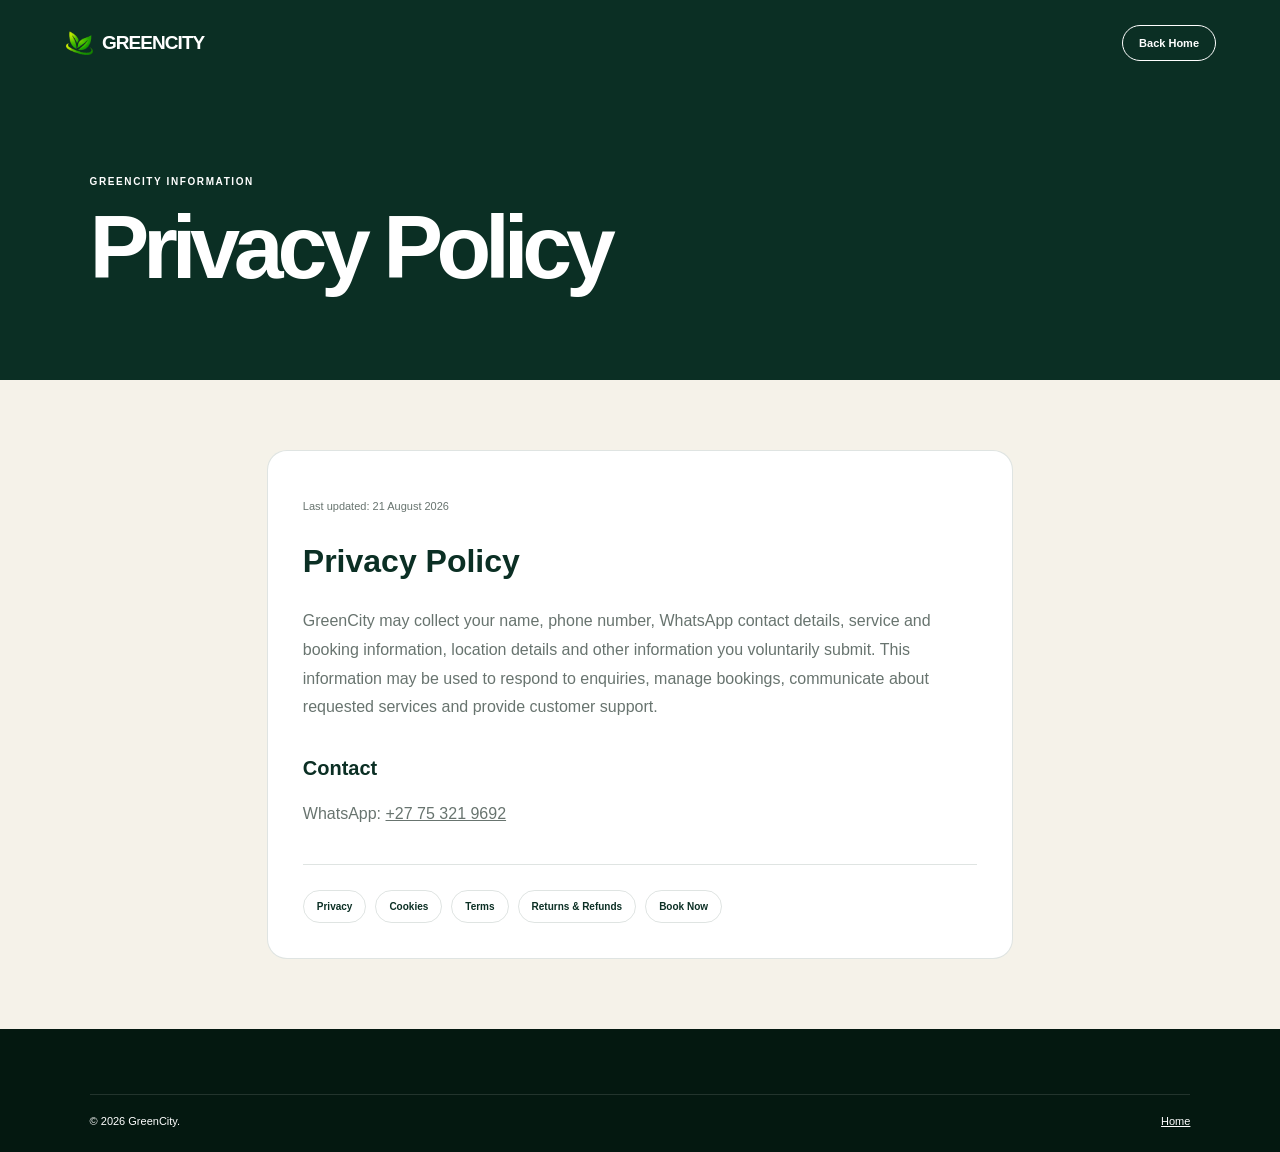
<file: privacy.html>
<!DOCTYPE html>
<html lang="en">
<head>
<meta charset="UTF-8">
<meta name="viewport" content="width=device-width, initial-scale=1.0">
<title>Privacy Policy | GreenCity</title>
<link rel="stylesheet" href="style.css">
</head>
<body>
<header class="site-header solid-header">
  <a class="brand dark-brand" href="index.html">
    <img src="images/greencity-logo.png" alt="GreenCity logo" class="brand-logo">
    <span class="brand-name">GREENCITY</span>
  </a>
  <a href="index.html" class="header-book">Back Home</a>
</header>
<section class="legal-hero">
  <div><p class="eyebrow">GREENCITY INFORMATION</p><h1>Privacy Policy</h1></div>
</section>
<main class="legal-main">
  <article class="legal-card">
    <p class="updated">Last updated: 21 August 2026</p>
    <h2>Privacy Policy</h2>
    <p>GreenCity may collect your name, phone number, WhatsApp contact details, service and booking information, location details and other information you voluntarily submit. This information may be used to respond to enquiries, manage bookings, communicate about requested services and provide customer support.</p>
    <h3>Contact</h3>
    <p>WhatsApp: <a href="https://wa.me/27753219692">+27 75 321 9692</a></p>
    <div class="legal-links">
      <a href="privacy.html">Privacy</a>
      <a href="cookies.html">Cookies</a>
      <a href="terms.html">Terms</a>
      <a href="returns.html">Returns &amp; Refunds</a>
      <a href="booking.html">Book Now</a>
    </div>
  </article>
</main>
<footer class="footer simple-footer"><div class="footer-bottom"><span>© <span data-year></span> GreenCity.</span><a href="index.html">Home</a></div></footer>
<script src="script.js"></script>
</body>
</html>
</file>
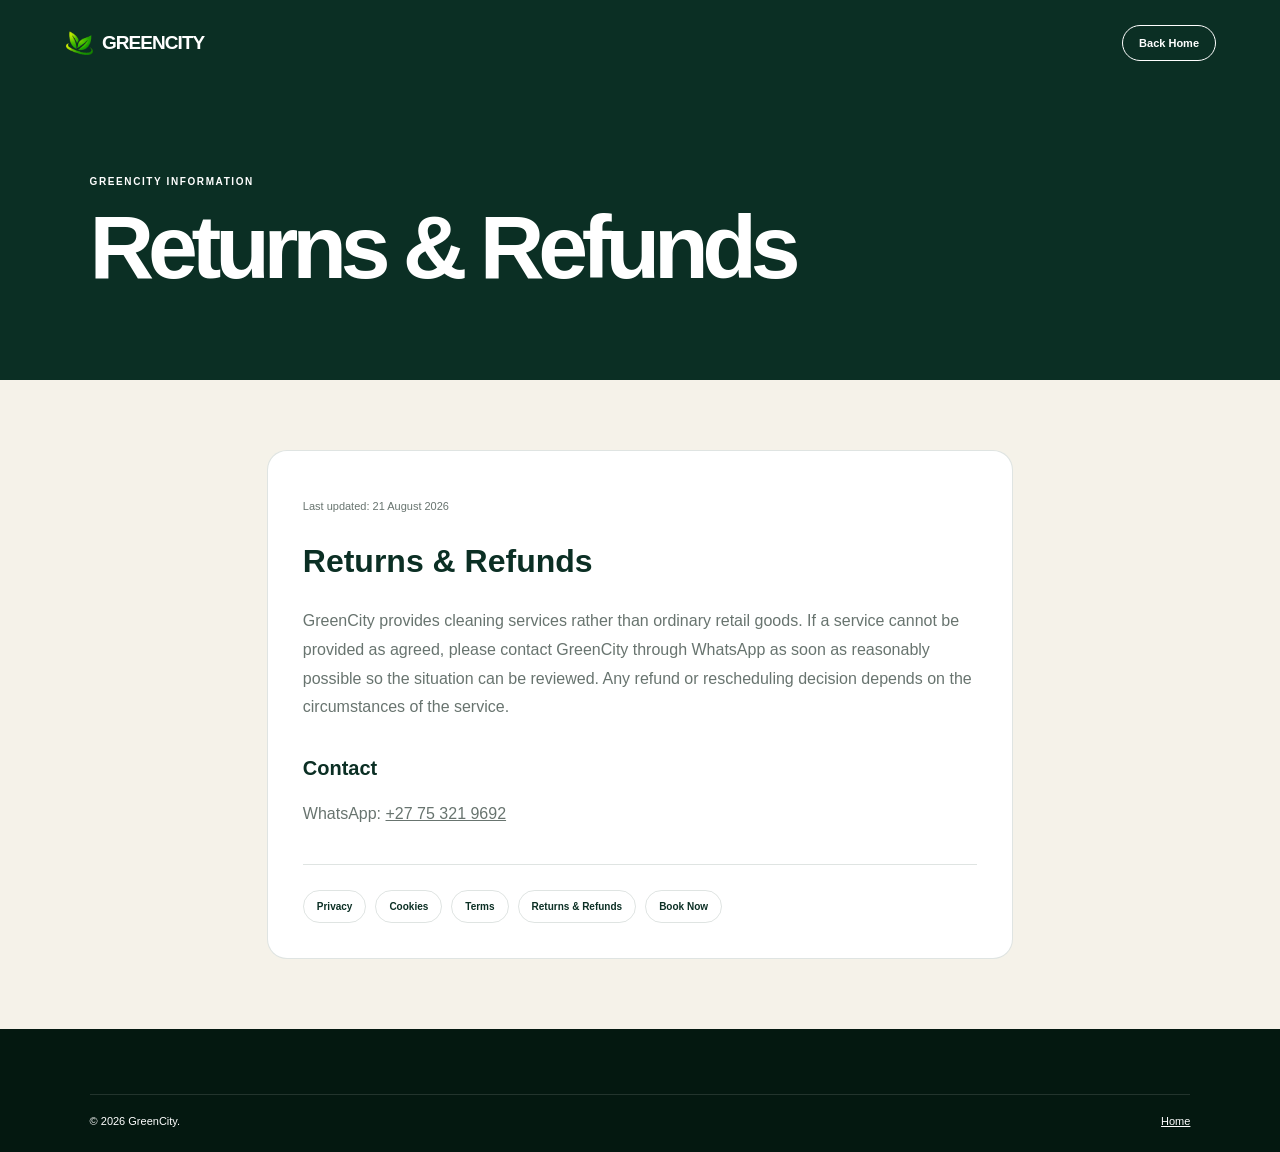
<file: refunds.html>
<!DOCTYPE html>
<html lang="en">
<head>
<meta charset="UTF-8">
<meta name="viewport" content="width=device-width, initial-scale=1.0">
<meta http-equiv="refresh" content="0; url=returns.html">
<title>Returns & Refunds | GreenCity</title>
<link rel="canonical" href="returns.html">
</head>
<body>
<p>Opening GreenCity Returns &amp; Refunds…</p>
<p><a href="returns.html">Continue</a></p>
</body>
</html>
</file>
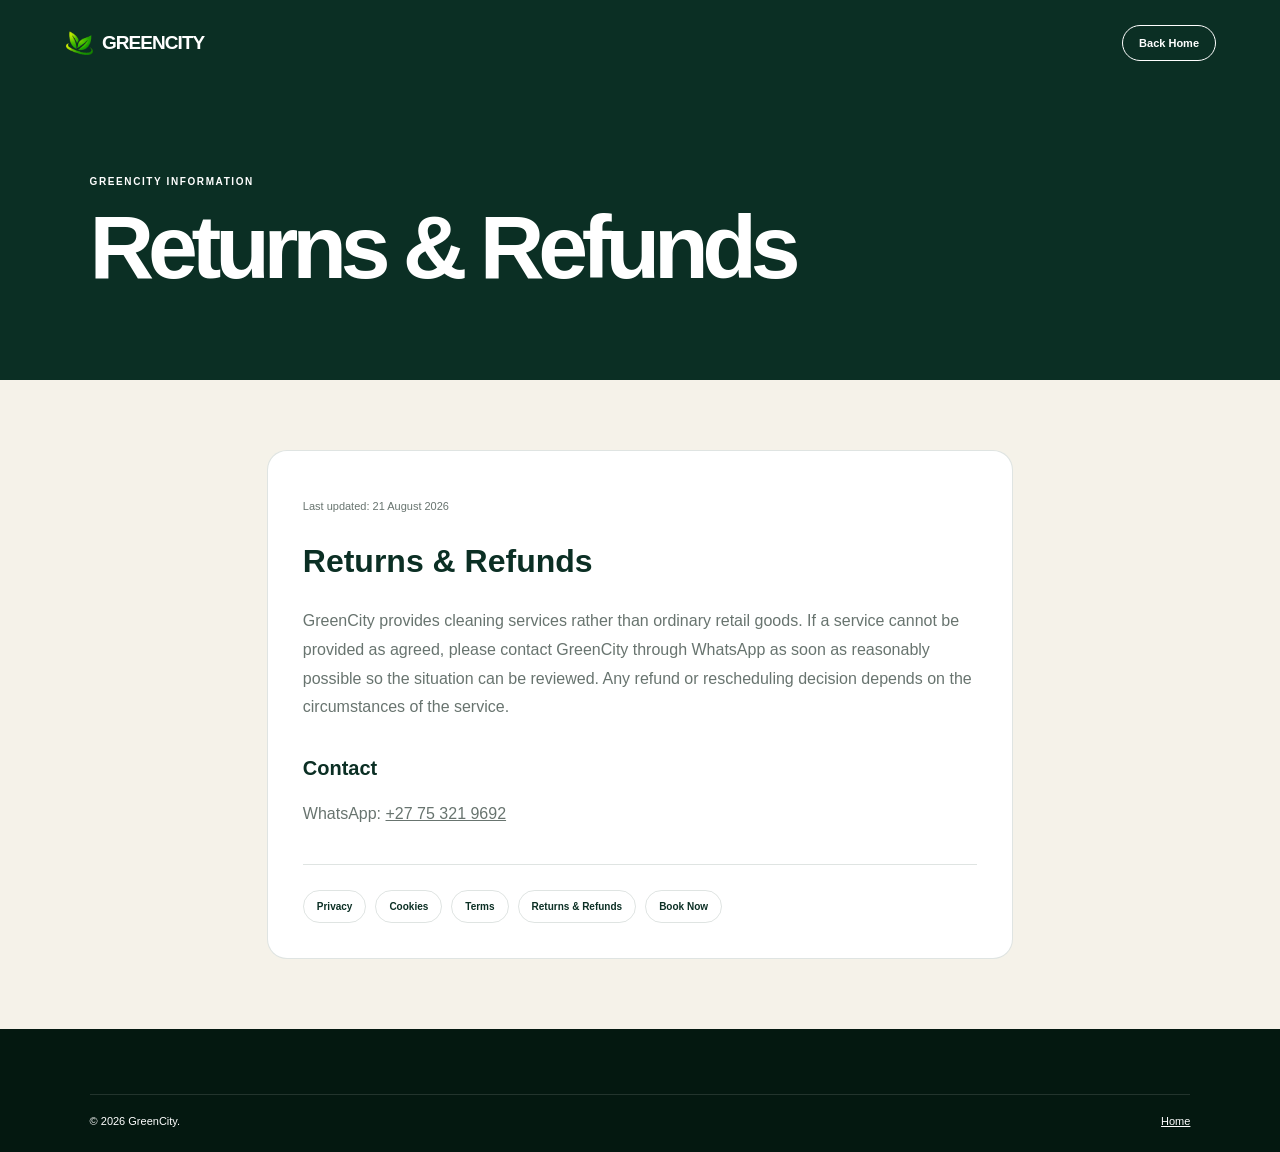
<file: returns.html>
<!DOCTYPE html>
<html lang="en">
<head>
<meta charset="UTF-8">
<meta name="viewport" content="width=device-width, initial-scale=1.0">
<title>Returns & Refunds | GreenCity</title>
<link rel="stylesheet" href="style.css">
</head>
<body>
<header class="site-header solid-header">
  <a class="brand dark-brand" href="index.html">
    <img src="images/greencity-logo.png" alt="GreenCity logo" class="brand-logo">
    <span class="brand-name">GREENCITY</span>
  </a>
  <a href="index.html" class="header-book">Back Home</a>
</header>
<section class="legal-hero">
  <div><p class="eyebrow">GREENCITY INFORMATION</p><h1>Returns & Refunds</h1></div>
</section>
<main class="legal-main">
  <article class="legal-card">
    <p class="updated">Last updated: 21 August 2026</p>
    <h2>Returns & Refunds</h2>
    <p>GreenCity provides cleaning services rather than ordinary retail goods. If a service cannot be provided as agreed, please contact GreenCity through WhatsApp as soon as reasonably possible so the situation can be reviewed. Any refund or rescheduling decision depends on the circumstances of the service.</p>
    <h3>Contact</h3>
    <p>WhatsApp: <a href="https://wa.me/27753219692">+27 75 321 9692</a></p>
    <div class="legal-links">
      <a href="privacy.html">Privacy</a>
      <a href="cookies.html">Cookies</a>
      <a href="terms.html">Terms</a>
      <a href="returns.html">Returns &amp; Refunds</a>
      <a href="booking.html">Book Now</a>
    </div>
  </article>
</main>
<footer class="footer simple-footer"><div class="footer-bottom"><span>© <span data-year></span> GreenCity.</span><a href="index.html">Home</a></div></footer>
<script src="script.js"></script>
</body>
</html>
</file>
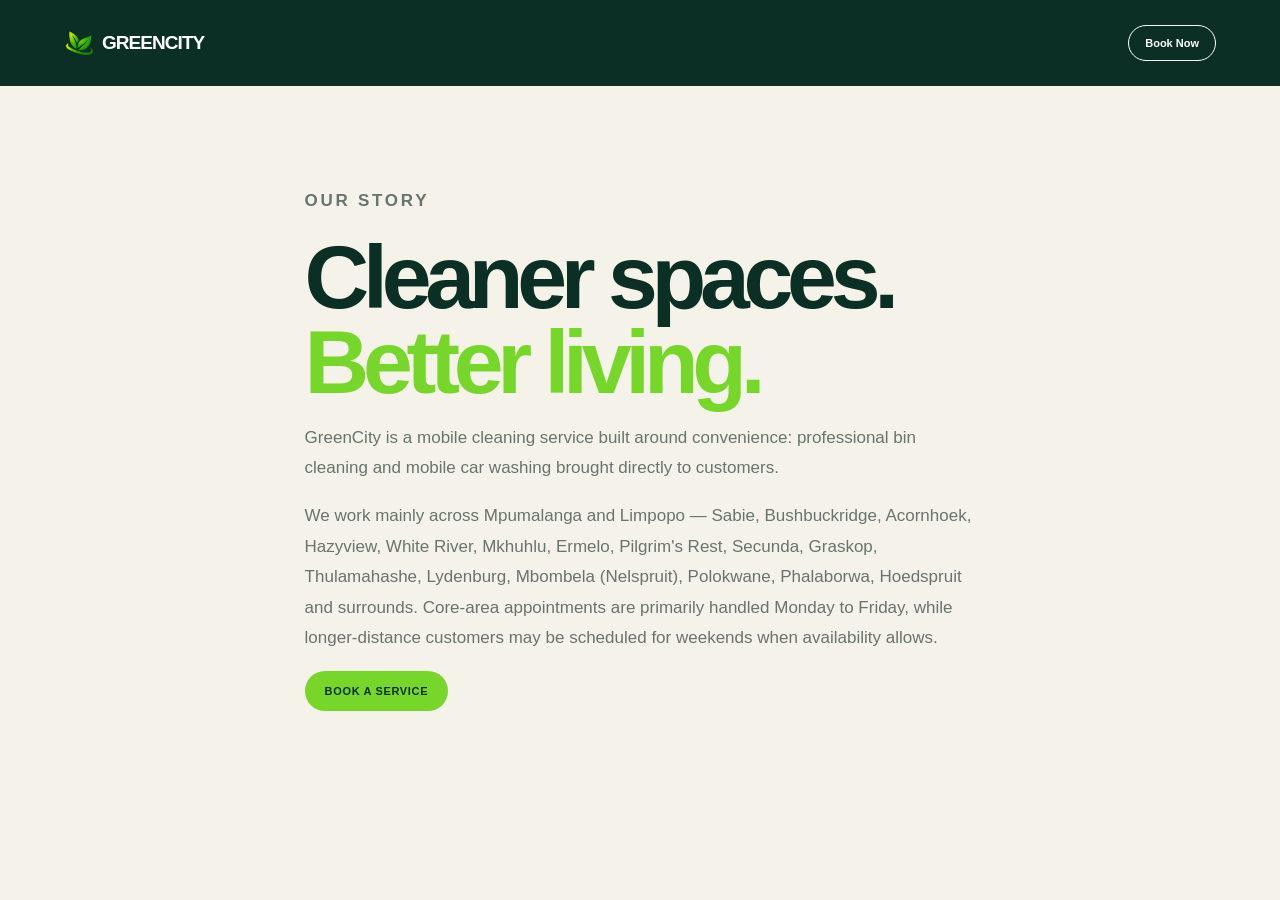
<file: story.html>
<!DOCTYPE html>
<html lang="en">
<head>
<meta charset="UTF-8">
<meta name="viewport" content="width=device-width, initial-scale=1.0">
<title>Our Story | GreenCity</title>
<link rel="stylesheet" href="style.css">
</head>
<body>
<header class="site-header solid-header">
  <a class="brand dark-brand" href="index.html">
    <img src="images/greencity-logo.png" alt="GreenCity logo" class="brand-logo">
    <span class="brand-name">GREENCITY</span>
  </a>
  <a href="booking.html" class="header-book">Book Now</a>
</header>
<main class="story-main">
  <p class="eyebrow">OUR STORY</p>
  <h1>Cleaner spaces.<br><span>Better living.</span></h1>
  <p>GreenCity is a mobile cleaning service built around convenience: professional bin cleaning and mobile car washing brought directly to customers.</p>
  <p>We work mainly across Mpumalanga and Limpopo — Sabie, Bushbuckridge, Acornhoek, Hazyview, White River, Mkhuhlu, Ermelo, Pilgrim's Rest, Secunda, Graskop, Thulamahashe, Lydenburg, Mbombela (Nelspruit), Polokwane, Phalaborwa, Hoedspruit and surrounds. Core-area appointments are primarily handled Monday to Friday, while longer-distance customers may be scheduled for weekends when availability allows.</p>
  <a href="booking.html" class="btn btn-primary">Book a Service</a>
</main>
<script src="script.js"></script>
</body>
</html>
</file>
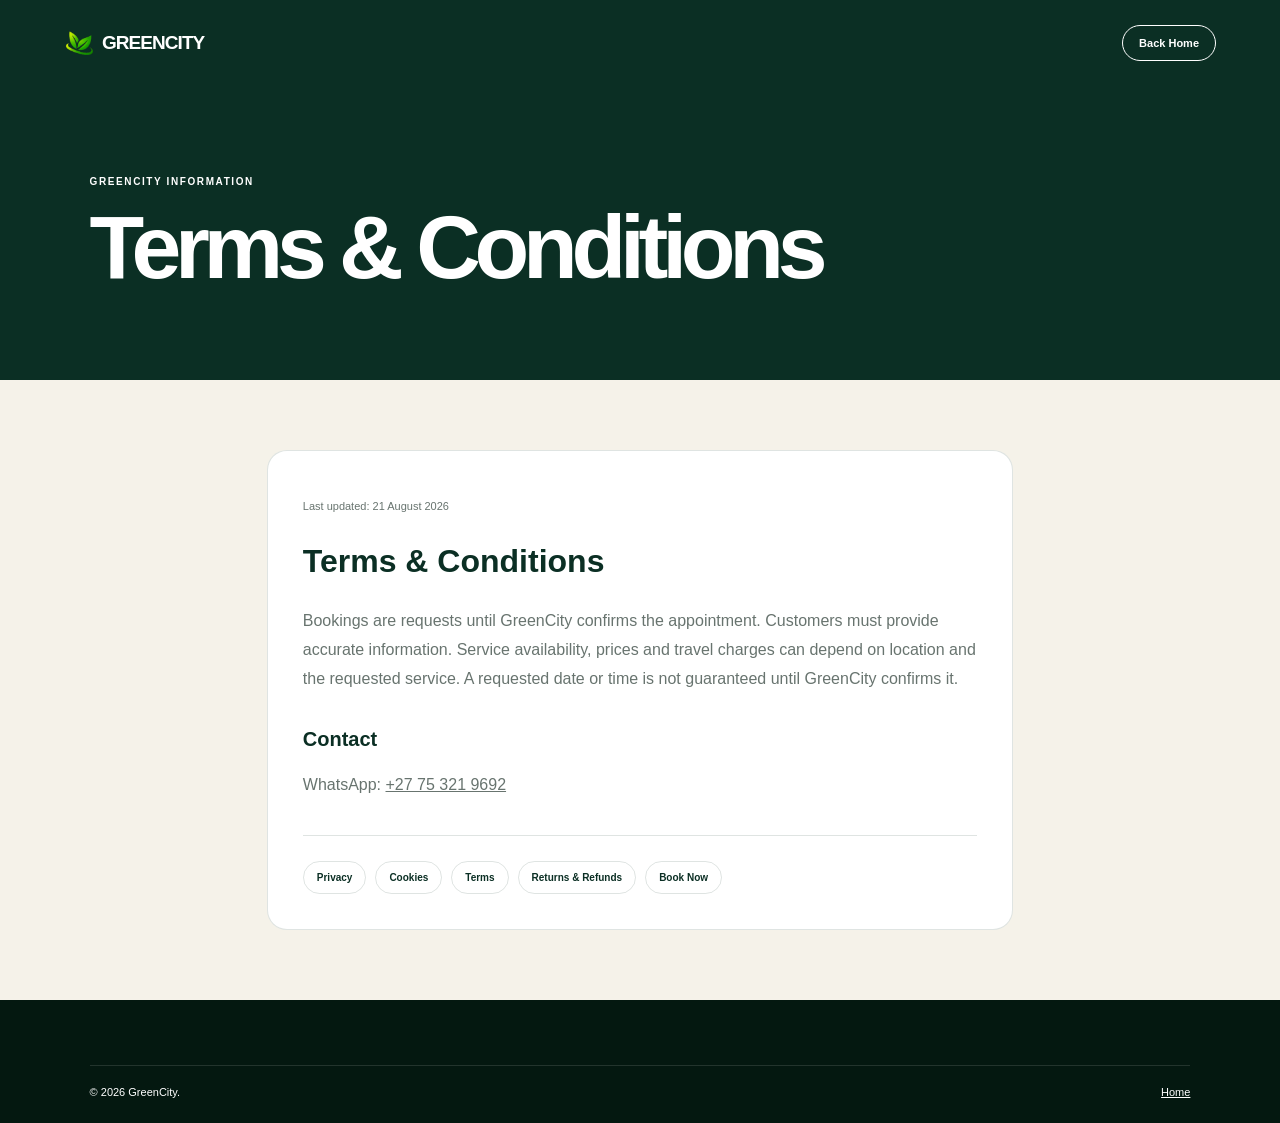
<file: terms.html>
<!DOCTYPE html>
<html lang="en">
<head>
<meta charset="UTF-8">
<meta name="viewport" content="width=device-width, initial-scale=1.0">
<title>Terms & Conditions | GreenCity</title>
<link rel="stylesheet" href="style.css">
</head>
<body>
<header class="site-header solid-header">
  <a class="brand dark-brand" href="index.html">
    <img src="images/greencity-logo.png" alt="GreenCity logo" class="brand-logo">
    <span class="brand-name">GREENCITY</span>
  </a>
  <a href="index.html" class="header-book">Back Home</a>
</header>
<section class="legal-hero">
  <div><p class="eyebrow">GREENCITY INFORMATION</p><h1>Terms & Conditions</h1></div>
</section>
<main class="legal-main">
  <article class="legal-card">
    <p class="updated">Last updated: 21 August 2026</p>
    <h2>Terms & Conditions</h2>
    <p>Bookings are requests until GreenCity confirms the appointment. Customers must provide accurate information. Service availability, prices and travel charges can depend on location and the requested service. A requested date or time is not guaranteed until GreenCity confirms it.</p>
    <h3>Contact</h3>
    <p>WhatsApp: <a href="https://wa.me/27753219692">+27 75 321 9692</a></p>
    <div class="legal-links">
      <a href="privacy.html">Privacy</a>
      <a href="cookies.html">Cookies</a>
      <a href="terms.html">Terms</a>
      <a href="returns.html">Returns &amp; Refunds</a>
      <a href="booking.html">Book Now</a>
    </div>
  </article>
</main>
<footer class="footer simple-footer"><div class="footer-bottom"><span>© <span data-year></span> GreenCity.</span><a href="index.html">Home</a></div></footer>
<script src="script.js"></script>
</body>
</html>
</file>
<file: style.css>
/* =========================================================
   GREENCITY — SHARED STYLES
   Original GreenCity visual direction: forest green, cream,
   clean typography, large photography/video and strong CTAs.
   ========================================================= */

:root{
  --forest:#0b2f24;
  --emerald:#146b4f;
  --lime:#77d62a;
  --cream:#f5f2e9;
  --white:#fff;
  --muted:#68746f;
  --border:rgba(11,47,36,.13);
  --display:"Manrope",sans-serif;
  --body:"DM Sans",sans-serif;
}
*{box-sizing:border-box}
html{scroll-behavior:smooth}
body{margin:0;background:var(--cream);color:var(--forest);font-family:var(--body);overflow-x:hidden}
a{color:inherit}
img,video{max-width:100%}
.site-header{position:absolute;top:0;left:0;width:100%;z-index:100;padding:25px 5vw;display:flex;align-items:center;justify-content:space-between;color:#fff}
.brand{display:inline-flex;align-items:center;gap:9px;text-decoration:none}
.brand-logo{width:29px;height:29px;object-fit:contain;display:block}
.brand-name{font-family:var(--display);font-size:19px;font-weight:800;letter-spacing:-.05em}
.header-nav{display:flex;align-items:center;gap:28px}
.header-nav a{color:#fff;text-decoration:none;font-size:11px;font-weight:700;text-transform:uppercase;letter-spacing:.08em}
.header-book{display:inline-flex;padding:11px 16px;border:1px solid currentColor;border-radius:999px;text-decoration:none;font-size:11px;font-weight:800}
.menu-toggle{display:none;background:none;border:0;color:#fff;font-size:25px}
.hero{position:relative;min-height:88vh;display:flex;align-items:center;overflow:hidden;background:var(--forest)}
.hero-video{position:absolute;inset:0;width:100%;height:100%;object-fit:cover}
.hero-overlay{position:absolute;inset:0;background:linear-gradient(90deg,rgba(4,24,16,.88),rgba(4,24,16,.28))}
.hero-content{position:relative;z-index:2;color:#fff;max-width:800px;padding:150px 7vw 100px}
.eyebrow{font-size:10px;font-weight:900;letter-spacing:.16em;text-transform:uppercase;margin:0 0 18px}
.hero h1{font-family:var(--display);font-size:clamp(3.2rem,8vw,7rem);line-height:.95;letter-spacing:-.07em;margin:0 0 28px}
.hero h1 span,.story-main h1 span{color:var(--lime)}
.hero-description{max-width:580px;font-size:17px;line-height:1.7;color:rgba(255,255,255,.85)}
.hero-actions{display:flex;gap:12px;flex-wrap:wrap;margin-top:30px}
.btn{display:inline-flex;align-items:center;justify-content:center;padding:14px 20px;border:0;border-radius:999px;text-decoration:none;font-weight:900;font-size:11px;letter-spacing:.06em;text-transform:uppercase;cursor:pointer}
.btn-primary{background:var(--lime);color:var(--forest)}
.btn-secondary{border:1px solid rgba(255,255,255,.45);color:#fff;background:rgba(255,255,255,.04)}
.intro{padding:110px 7vw}
.intro-grid{display:grid;grid-template-columns:1fr 2fr;gap:60px;max-width:1100px;margin:auto}
.intro-label{font-size:10px;font-weight:900;letter-spacing:.14em}
.intro h2,.area-section h2,.cta h2{font-family:var(--display);font-size:clamp(2.5rem,5vw,5rem);line-height:.98;letter-spacing:-.06em;margin:0 0 22px}
.intro-copy,.area-section>p{font-size:17px;line-height:1.8;color:var(--muted);max-width:700px}
.service-showcase{position:relative;min-height:75vh;display:flex;align-items:flex-end;overflow:hidden;background:var(--forest);color:#fff}
.service-video{position:absolute;inset:0;width:100%;height:100%;object-fit:cover}
.service-overlay{position:absolute;inset:0;background:linear-gradient(0deg,rgba(4,24,16,.85),rgba(4,24,16,.12))}
.service-content{position:relative;z-index:2;max-width:650px;padding:80px 7vw}
.service-tag{font-size:10px;font-weight:900;letter-spacing:.14em}
.service-content h2{font-family:var(--display);font-size:clamp(2.8rem,6vw,6rem);line-height:.95;letter-spacing:-.06em;margin:18px 0}
.service-content p{font-size:16px;line-height:1.7;max-width:560px;color:rgba(255,255,255,.82)}
.light-showcase{min-height:60vh;background:#e8eadf}
.dark-content{color:var(--forest)}
.dark-content p{color:var(--muted)}
.area-section{padding:110px 7vw;max-width:1200px;margin:auto}
.area-grid{display:grid;grid-template-columns:repeat(3,1fr);gap:15px;margin-top:35px}
.card{background:#fff;border:1px solid var(--border);border-radius:18px;padding:22px}
.area-grid .card{display:flex;flex-direction:column;gap:8px}
.area-grid span{color:var(--muted);font-size:13px}
.cta{background:var(--forest);color:#fff;text-align:center;padding:120px 7vw}
.cta p{max-width:650px;margin:0 auto 28px;color:rgba(255,255,255,.75);line-height:1.7}
.footer{background:#041810;color:#fff;padding:55px 7vw}
.footer-top{display:grid;grid-template-columns:2fr 1fr 1fr;gap:50px;max-width:1200px;margin:auto}
.footer-brand{display:flex;align-items:center;gap:10px}
.footer-brand img{width:25px;height:25px;object-fit:contain}
.footer p{color:rgba(255,255,255,.65);line-height:1.7;max-width:420px}
.footer h3{font-size:11px;text-transform:uppercase;letter-spacing:.1em}
.footer-links{display:flex;flex-direction:column;gap:11px}
.footer-links a{color:rgba(255,255,255,.72);text-decoration:none;font-size:12px}
.footer-bottom{max-width:1200px;margin:40px auto 0;padding-top:20px;border-top:1px solid rgba(255,255,255,.12);display:flex;justify-content:space-between;gap:20px;flex-wrap:wrap;font-size:11px}
.cookie-settings-fixed{position:fixed;bottom:14px;left:14px;z-index:90;background:#fff;color:var(--forest);border:1px solid var(--border);padding:9px 12px;border-radius:999px;text-decoration:none;font-size:10px;font-weight:800}
.cookie-banner{position:fixed;left:20px;right:20px;bottom:20px;z-index:200;display:none;background:#fff;color:var(--forest);border-radius:20px;box-shadow:0 15px 50px rgba(0,0,0,.2);padding:20px}
.cookie-banner.show{display:block}
.cookie-content{display:flex;gap:20px;align-items:center;max-width:1100px;margin:auto}
.cookie-icon{font-size:28px}.cookie-text{flex:1}.cookie-text h2{font-size:18px;margin:0 0 5px}.cookie-text p{margin:0 0 6px;color:var(--muted);font-size:12px;line-height:1.5}.cookie-text a{font-size:11px;font-weight:800}
.cookie-actions{display:flex;gap:8px;align-items:center;flex-wrap:wrap}.cookie-btn{padding:10px 13px;border-radius:999px;border:1px solid var(--border);font-weight:800;font-size:10px}.cookie-btn-primary{background:var(--forest);color:#fff}.cookie-btn-secondary{background:#fff;color:var(--forest)}.cookie-manage{font-size:10px;font-weight:800}
.booking-header,.solid-header{position:relative;background:var(--forest);color:#fff}
.booking-main{max-width:1150px;margin:auto;padding:80px 6vw}
.booking-intro{max-width:760px;margin-bottom:45px}.booking-intro h1{font-family:var(--display);font-size:clamp(3rem,7vw,6rem);letter-spacing:-.07em;line-height:.95;margin:0 0 20px}.booking-intro h1 span{color:var(--emerald)}.booking-intro>p{max-width:650px;color:var(--muted);line-height:1.7}
.booking-card{background:#fff;border:1px solid var(--border);border-radius:25px;padding:35px;box-shadow:0 20px 60px rgba(11,47,36,.08)}
.form-section{padding:0 0 32px;margin-bottom:32px;border-bottom:1px solid var(--border)}.form-section:last-of-type{border-bottom:0}.form-section-heading{display:flex;align-items:center;gap:12px;margin-bottom:22px}.form-section-heading>span{display:flex;align-items:center;justify-content:center;width:26px;height:26px;flex:none;border-radius:999px;background:var(--forest);color:#fff;font-size:10px;font-weight:900;letter-spacing:.04em}.form-section-heading h2{font-family:var(--display);font-size:25px;margin:0}.form-section-heading p{margin:2px 0 0;color:var(--muted);font-size:13px}
.dark-brand{color:#fff}
.form-grid{display:grid;grid-template-columns:1fr 1fr;gap:18px}.form-group{display:flex;flex-direction:column;gap:7px;margin-bottom:16px}.form-group.full{grid-column:1/-1}.form-group label,label{font-size:11px;font-weight:800}.form-group input,.form-group select,.form-group textarea,.private-card input{width:100%;padding:14px;border:1px solid rgba(11,47,36,.18);border-radius:12px;background:#fafbf7;color:var(--forest);font:inherit;outline:none}.form-group input:focus,.form-group select:focus,.form-group textarea:focus,.private-card input:focus{border-color:var(--emerald)}.form-grid>.form-group{margin-bottom:0}
.service-options{display:grid;grid-template-columns:1fr 1fr;gap:12px}.service-option{display:flex;gap:12px;align-items:flex-start;border:1px solid var(--border);border-radius:15px;padding:17px;cursor:pointer}.service-option input{margin-top:3px}.service-option strong{display:block}.service-option small{display:block;color:var(--muted);line-height:1.5;margin-top:5px}.notice{display:none;margin:20px 0;padding:14px;border-radius:12px;font-size:13px;line-height:1.5}.notice:not(:empty){display:block}.notice.success{background:#e9f7df;color:#22530e}.notice.error{background:#fde9e7;color:#7d211a}
.container{max-width:1150px;margin:auto;padding:0 6vw}
.header-inner{display:flex;align-items:center;justify-content:space-between;width:100%}
.back-link{color:inherit;text-decoration:none;font-size:11px;font-weight:800;letter-spacing:.04em}
.page-hero{background:var(--forest);color:#fff;padding:150px 0 60px}
.page-hero .container{padding:0 6vw}
.page-intro{max-width:650px;color:rgba(255,255,255,.78);line-height:1.7;font-size:15px;margin-top:14px}
.booking-section{padding:60px 0 100px}
.booking-section .container{padding:0 6vw}
.service-option-content{display:block}
.booking-message{margin:20px 0;padding:14px 16px;border-radius:12px;background:#e9f7df;color:#22530e;font-size:13px;line-height:1.5}
.booking-submit{margin-top:8px;text-align:center}
.booking-submit .btn{width:100%}
.booking-note{margin:14px 0 0;color:var(--muted);font-size:12px;line-height:1.6}
.site-footer{background:#041810;color:#fff;padding:45px 0}
.site-footer .container{padding:0 6vw}
.footer-inner{display:flex;justify-content:space-between;gap:30px;flex-wrap:wrap;padding-bottom:25px;border-bottom:1px solid rgba(255,255,255,.12)}
.footer-inner strong{font-family:var(--display);font-size:18px}
.footer-inner p{margin:6px 0 0;color:rgba(255,255,255,.65);font-size:13px}
.site-footer .footer-links{flex-direction:row;flex-wrap:wrap;gap:16px}
.site-footer .footer-links a{color:rgba(255,255,255,.72);text-decoration:none;font-size:12px}
.site-footer .footer-bottom{max-width:none;margin:20px auto 0;padding-top:0;border-top:0;font-size:11px;color:rgba(255,255,255,.6)}
.private-main{min-height:70vh;max-width:900px;margin:auto;padding:70px 6vw}.private-card{background:#fff;border:1px solid var(--border);border-radius:25px;padding:35px}.private-card h1,.story-main h1{font-family:var(--display);font-size:clamp(3rem,7vw,6rem);letter-spacing:-.07em;line-height:.95;margin:0 0 18px}.private-card>p{color:var(--muted);line-height:1.7}.private-card label{display:block;margin:25px 0 7px}.hidden{display:none!important}.price-result{display:flex;justify-content:space-between;align-items:center;margin-top:12px}.price-result strong{font-size:28px}
.legal-hero{background:var(--forest);color:#fff;padding:90px 7vw}.legal-hero h1{font-family:var(--display);font-size:clamp(3rem,7vw,6rem);letter-spacing:-.07em;line-height:.95;margin:0}.legal-main{max-width:900px;margin:auto;padding:70px 6vw}.legal-card{background:#fff;border:1px solid var(--border);border-radius:20px;padding:35px}.legal-card h2{font-family:var(--display);font-size:32px}.legal-card h3{font-size:20px;margin-top:35px}.legal-card p{color:var(--muted);line-height:1.8}.updated{font-size:11px;color:var(--muted)}.legal-links{display:flex;flex-wrap:wrap;gap:9px;border-top:1px solid var(--border);padding-top:25px;margin-top:35px}.legal-links a{border:1px solid var(--border);padding:10px 13px;border-radius:999px;text-decoration:none;font-size:10px;font-weight:900}.story-main{max-width:850px;margin:auto;padding:100px 7vw}.story-main>p{font-size:17px;line-height:1.8;color:var(--muted);max-width:700px}.simple-footer{padding-top:25px;padding-bottom:25px}

/* ============ TRUST STRIP ============ */
.trust-strip{background:var(--forest);padding:22px 7vw;display:flex;flex-wrap:wrap;justify-content:center;gap:14px 34px}
.trust-strip span{color:rgba(255,255,255,.88);font-size:12px;font-weight:800;letter-spacing:.02em;display:flex;align-items:center;gap:8px}
.trust-strip span::before{content:"✓";color:var(--lime);font-weight:900}

/* ============ HOW IT WORKS ============ */
.how-section{padding:100px 7vw;max-width:1200px;margin:auto}
.how-grid{display:grid;grid-template-columns:repeat(4,1fr);gap:16px;margin-top:40px}
.how-step{background:#fff;border:1px solid var(--border);border-radius:18px;padding:22px}
.how-step .num{font-family:var(--display);font-size:13px;font-weight:900;color:var(--emerald);margin-bottom:10px;display:block}
.how-step p{margin:0;font-size:14px;line-height:1.6;font-weight:700}

/* ============ MOBILE WASH PROCESS STRIP (overlaid on service-showcase) ============ */
.process-strip{position:relative;z-index:2;display:flex;flex-wrap:wrap;gap:10px;margin-top:26px}
.process-strip span{background:rgba(255,255,255,.12);border:1px solid rgba(255,255,255,.28);color:#fff;border-radius:999px;padding:9px 15px;font-size:11px;font-weight:800;letter-spacing:.02em}

/* ============ PACKAGE TEASER CARDS ============ */
.package-section{padding:100px 7vw;max-width:1200px;margin:auto}
.package-grid{display:grid;grid-template-columns:repeat(3,1fr);gap:16px;margin-top:40px}
.package-card{background:#fff;border:1px solid var(--border);border-radius:20px;padding:26px;display:flex;flex-direction:column}
.package-card h3{font-family:var(--display);font-size:22px;margin:0 0 8px}
.package-card p{color:var(--muted);font-size:13px;line-height:1.6;margin:0 0 16px;flex:1}
.package-card .from-price{font-family:var(--display);font-size:26px;margin-bottom:16px}
.package-card .from-price span{font-size:11px;color:var(--muted);font-family:var(--body);font-weight:400}

/* ============ PRICING CTA BANNER ============ */
.pricing-cta{background:linear-gradient(120deg,var(--forest),#0f3b2c);color:#fff;border-radius:28px;padding:60px 7vw;text-align:center;max-width:1200px;margin:0 auto 20px}
.pricing-cta h2{font-family:var(--display);font-size:clamp(2rem,5vw,3.4rem);margin:0 0 12px;letter-spacing:-.05em}
.pricing-cta p{max-width:520px;margin:0 auto 26px;color:rgba(255,255,255,.78);line-height:1.7}

/* ============ CAROUSEL — RECENT CARS ============ */
.gallery-section{padding:100px 7vw;max-width:1200px;margin:auto}
.carousel{position:relative;border-radius:24px;overflow:hidden;background:#0b2f24}
.carousel-track{display:flex;transition:transform .45s ease}
.carousel-slide{flex:0 0 100%;position:relative;aspect-ratio:16/9;background:linear-gradient(135deg,#123a2c,#0b2f24)}
.carousel-slide img{width:100%;height:100%;object-fit:cover;display:block}
.carousel-slide .slide-placeholder{position:absolute;inset:0;display:flex;align-items:center;justify-content:center;flex-direction:column;color:rgba(255,255,255,.55);gap:8px;font-size:13px;text-align:center;padding:20px}
.carousel-slide .slide-placeholder strong{color:rgba(255,255,255,.8);font-family:var(--display);font-size:18px;font-weight:700}
.carousel-label{position:absolute;left:20px;bottom:18px;color:#fff;font-family:var(--display);font-size:18px;background:rgba(4,24,16,.55);padding:8px 16px;border-radius:999px;backdrop-filter:blur(4px)}
.carousel-nav{position:absolute;top:50%;transform:translateY(-50%);width:42px;height:42px;border-radius:50%;background:rgba(255,255,255,.9);border:0;font-size:16px;cursor:pointer;color:var(--forest);display:flex;align-items:center;justify-content:center}
.carousel-nav.prev{left:14px}.carousel-nav.next{right:14px}
.carousel-dots{display:flex;justify-content:center;gap:8px;margin-top:16px}
.carousel-dots button{width:8px;height:8px;border-radius:50%;border:0;background:var(--border);cursor:pointer;padding:0}
.carousel-dots button.active{background:var(--emerald);width:22px;border-radius:5px}

/* ============ BEFORE / AFTER SLIDER ============ */
.ba-section{padding:100px 7vw;max-width:1000px;margin:auto}
.ba-wrap{position:relative;border-radius:24px;overflow:hidden;aspect-ratio:16/10;background:#123a2c;user-select:none;touch-action:none}
.ba-after,.ba-before{position:absolute;inset:0;width:100%;height:100%;object-fit:cover}
.ba-before-layer{position:absolute;inset:0;overflow:hidden;width:50%}
.ba-before-layer img{width:200%;max-width:none;height:100%;object-fit:cover;position:absolute;left:0;top:0}
.ba-tag{position:absolute;top:16px;color:#fff;font-size:11px;font-weight:900;letter-spacing:.06em;background:rgba(4,24,16,.55);padding:6px 12px;border-radius:999px;text-transform:uppercase}
.ba-tag.before-tag{left:16px}.ba-tag.after-tag{right:16px}
.ba-handle{position:absolute;top:0;bottom:0;left:50%;width:0;transform:translateX(-50%);cursor:ew-resize}
.ba-handle::before{content:"";position:absolute;top:0;bottom:0;left:0;width:3px;background:#fff;transform:translateX(-50%)}
.ba-handle-btn{position:absolute;top:50%;left:0;transform:translate(-50%,-50%);width:44px;height:44px;border-radius:50%;background:#fff;display:flex;align-items:center;justify-content:center;font-size:14px;color:var(--forest);box-shadow:0 4px 14px rgba(0,0,0,.25)}
.ba-caption{text-align:center;margin-top:20px;color:var(--muted);font-size:13px;line-height:1.7}
.ba-caption strong{display:block;color:var(--forest);font-family:var(--display);font-size:20px;margin-bottom:6px}

/* ============ BRAND TRUST GRID ============ */
.brand-section{padding:90px 7vw;max-width:1200px;margin:auto;text-align:center}
.brand-grid{display:grid;grid-template-columns:repeat(6,1fr);gap:14px;margin-top:40px}
.brand-tile{background:#fff;border:1px solid var(--border);border-radius:16px;padding:18px 8px;display:flex;flex-direction:column;align-items:center;gap:8px}
.brand-badge{width:44px;height:44px;border-radius:50%;background:var(--cream);display:flex;align-items:center;justify-content:center;font-family:var(--display);font-weight:900;font-size:13px;color:var(--forest)}
.brand-tile span{font-size:10px;color:var(--muted);font-weight:700}
.brand-disclaimer{margin-top:26px;color:var(--muted);font-size:11px;line-height:1.6;max-width:560px;margin-left:auto;margin-right:auto}

/* ============ OPERATING HOURS ============ */
.hours-section{padding:80px 7vw;max-width:800px;margin:auto}
.hours-list{background:#fff;border:1px solid var(--border);border-radius:20px;padding:8px 26px;margin-top:30px}
.hours-row{display:flex;justify-content:space-between;padding:16px 0;border-bottom:1px solid var(--border);font-size:14px}
.hours-row:last-child{border-bottom:0}
.hours-row span:first-child{font-weight:800}
.hours-row span:last-child{color:var(--muted)}

/* ============ FAQ ACCORDION ============ */
.faq-section{padding:100px 7vw;max-width:850px;margin:auto}
.faq-item{border-bottom:1px solid var(--border)}
.faq-question{width:100%;text-align:left;background:none;border:0;padding:22px 0;font-family:var(--display);font-size:18px;font-weight:700;color:var(--forest);cursor:pointer;display:flex;justify-content:space-between;align-items:center;gap:14px}
.faq-question .faq-icon{flex:none;font-size:20px;color:var(--emerald);transition:transform .2s ease}
.faq-item.open .faq-icon{transform:rotate(45deg)}
.faq-answer{max-height:0;overflow:hidden;transition:max-height .25s ease}
.faq-answer p{color:var(--muted);line-height:1.7;font-size:14px;margin:0 0 22px}


@media(max-width:800px){
  .site-header{padding:20px 6vw}.menu-toggle{display:block}.header-nav{display:none;position:absolute;top:72px;left:6vw;right:6vw;background:var(--forest);padding:18px;border-radius:16px;flex-direction:column;align-items:stretch}.header-nav.active{display:flex}.header-nav a{padding:8px}.hero-content{padding:130px 6vw 80px}.intro{padding:75px 6vw}.intro-grid{grid-template-columns:1fr;gap:20px}.service-content{padding:60px 6vw}.area-section{padding:75px 6vw}.area-grid{grid-template-columns:1fr}.footer-top{grid-template-columns:1fr;gap:30px}.cookie-content{align-items:flex-start;flex-direction:column}.booking-main{padding:55px 6vw}.booking-card{padding:22px}.form-grid,.service-options{grid-template-columns:1fr}.form-group.full{grid-column:auto}.page-hero{padding:120px 0 45px}.booking-section{padding:40px 0 70px}.footer-inner{flex-direction:column;gap:18px}
  .how-grid{grid-template-columns:1fr 1fr}.package-grid{grid-template-columns:1fr}.brand-grid{grid-template-columns:repeat(3,1fr)}.how-section,.package-section,.gallery-section,.ba-section,.brand-section,.hours-section,.faq-section{padding-left:6vw;padding-right:6vw}.pricing-cta{padding:50px 6vw;border-radius:20px}.trust-strip{padding:18px 6vw;gap:10px 20px}.trust-strip span{font-size:11px}
}
@media(max-width:520px){
  .hero{min-height:82vh}.hero h1{font-size:3.3rem}.booking-intro h1,.private-card h1,.story-main h1{font-size:3.4rem}.cookie-banner{left:10px;right:10px;bottom:10px}.cookie-settings-fixed{bottom:10px}.cookie-actions{width:100%}.cookie-btn{flex:1}.footer-bottom{flex-direction:column}
  .how-grid{grid-template-columns:1fr}.brand-grid{grid-template-columns:repeat(2,1fr)}.carousel-nav{width:34px;height:34px;font-size:13px}.ba-handle-btn{width:36px;height:36px}
}
</file>
